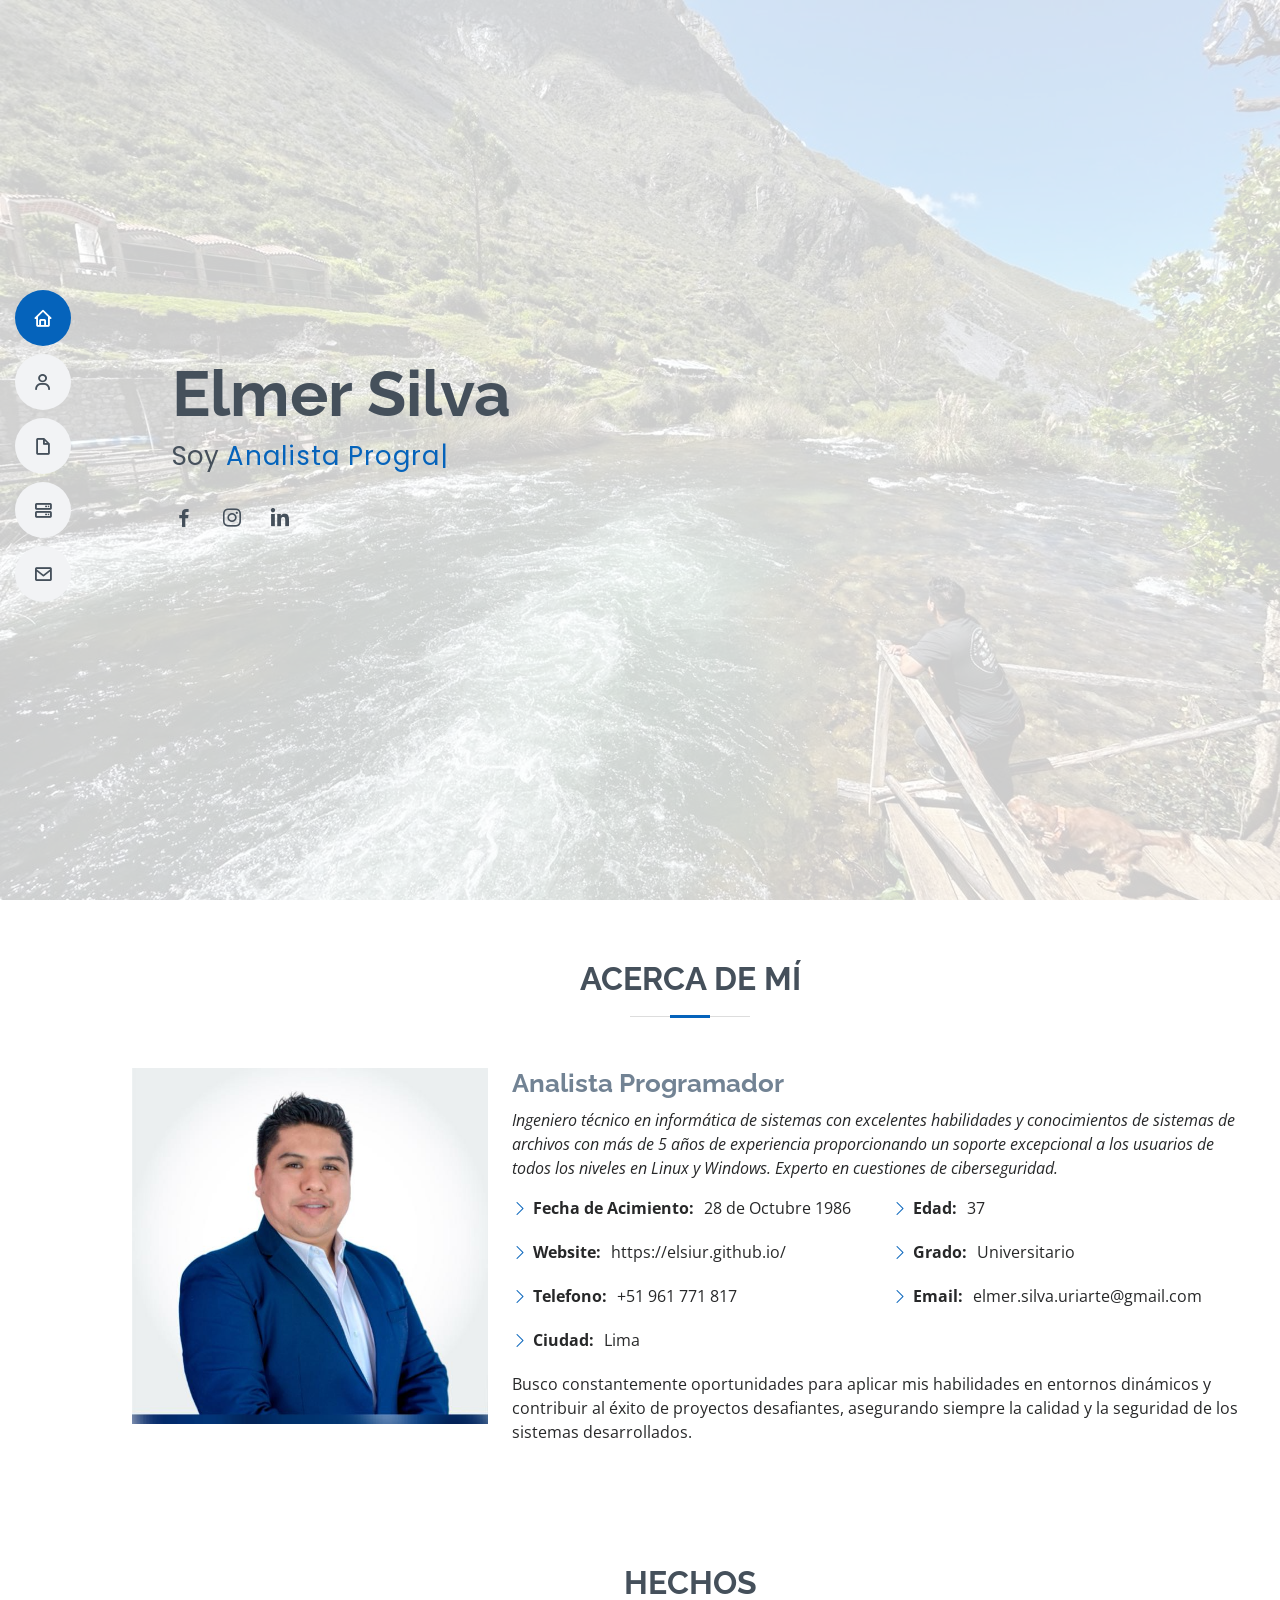
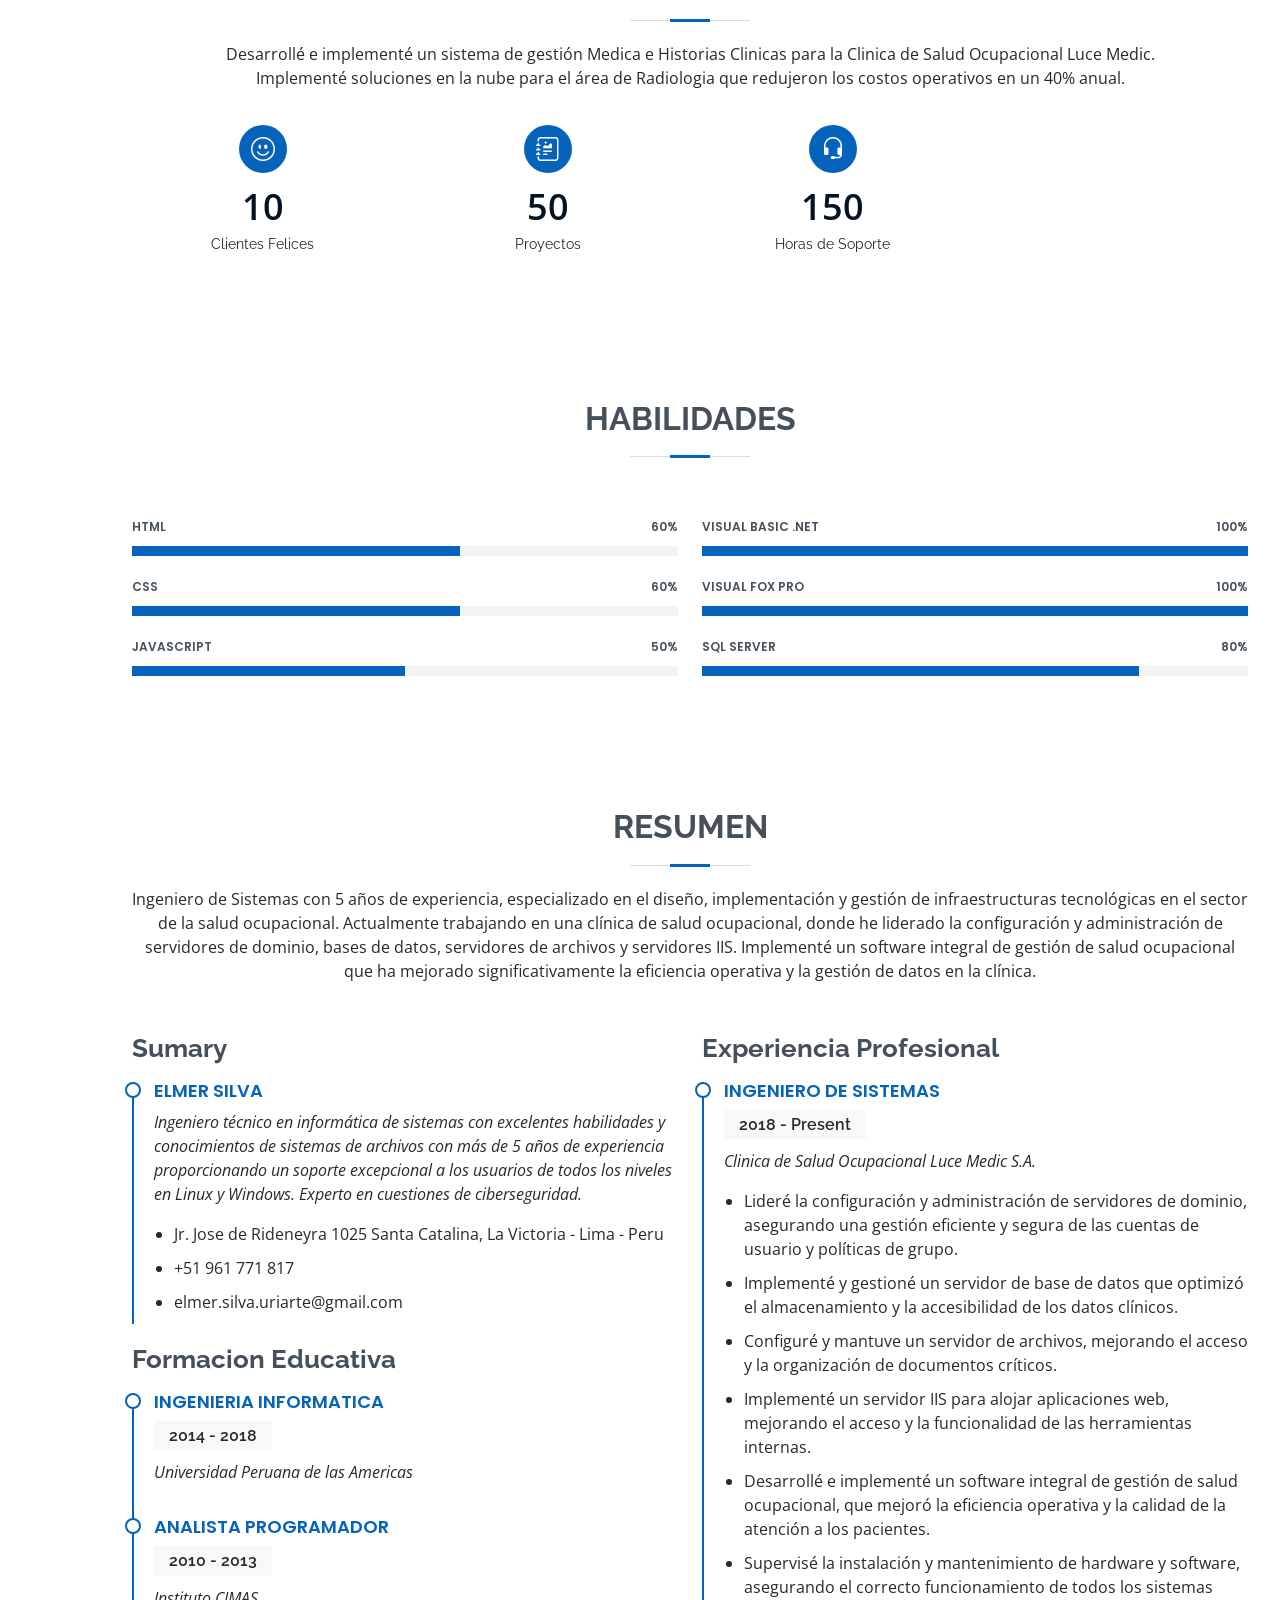
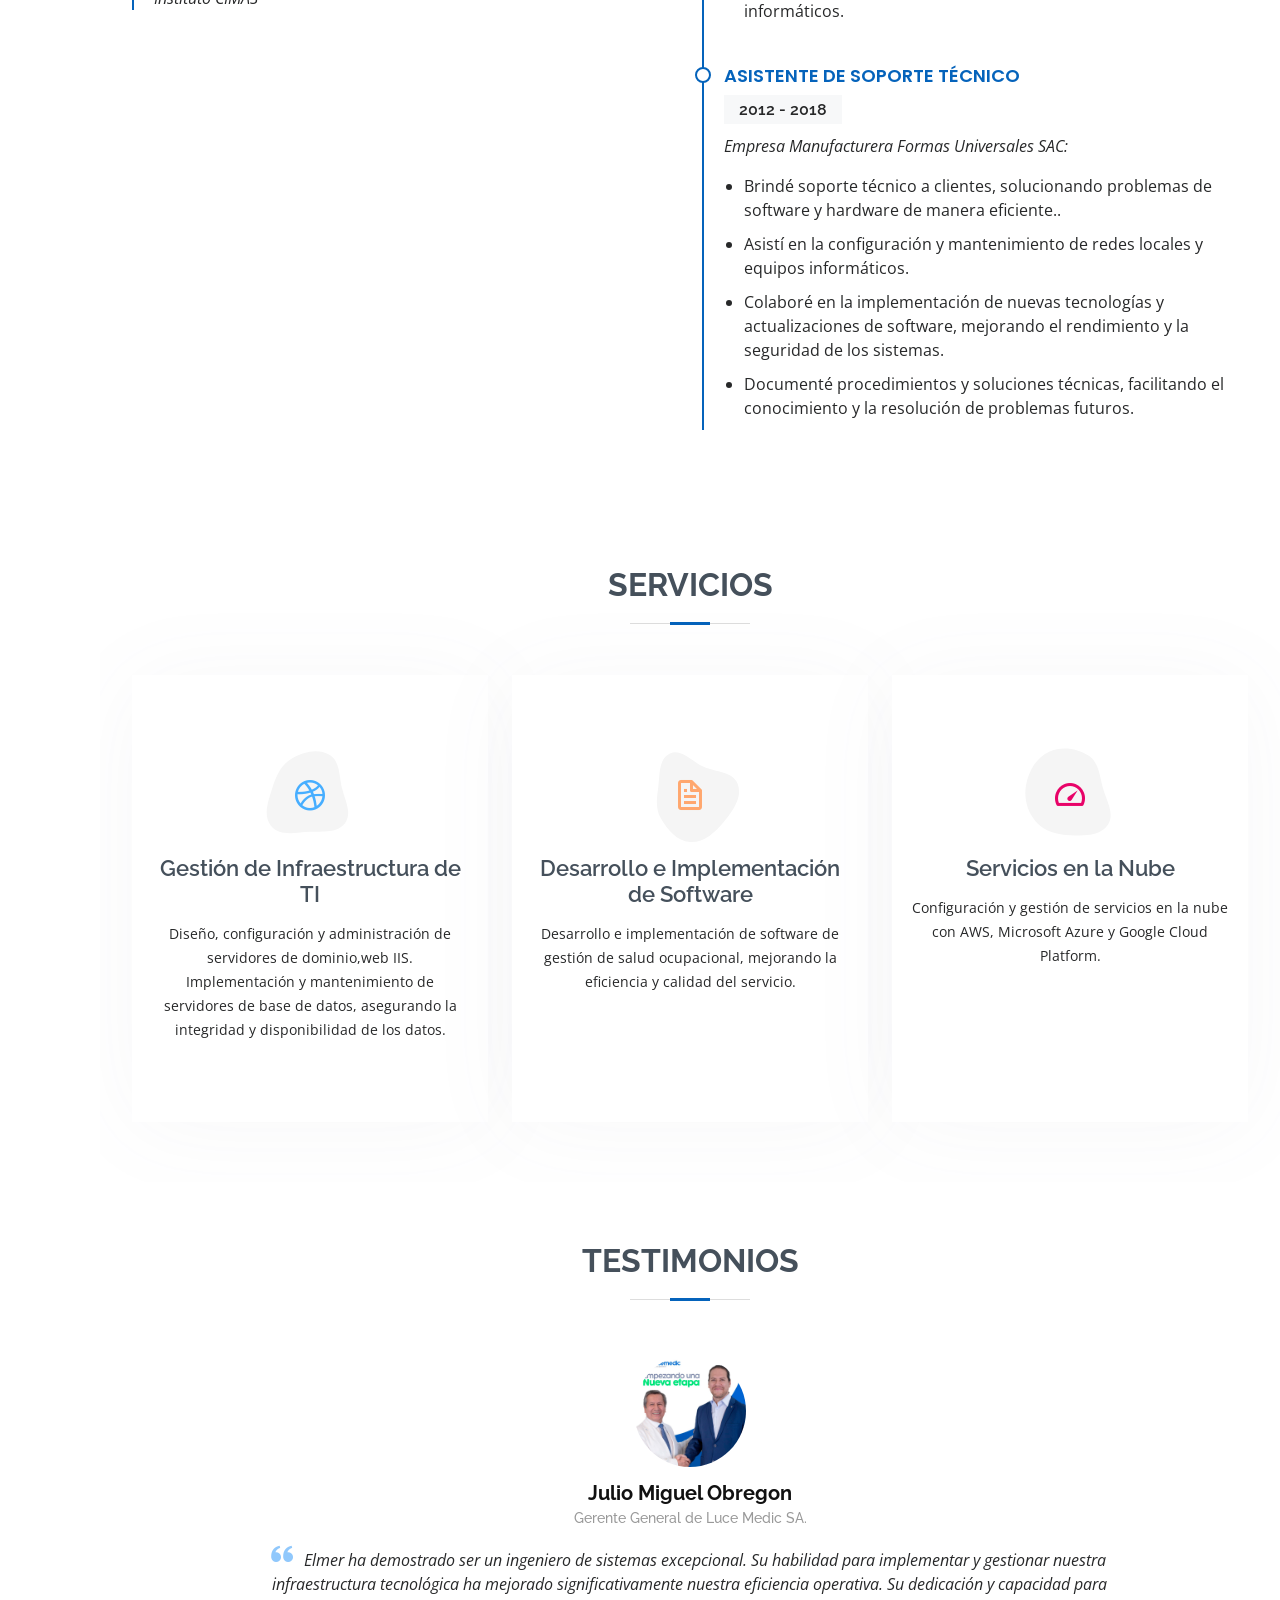
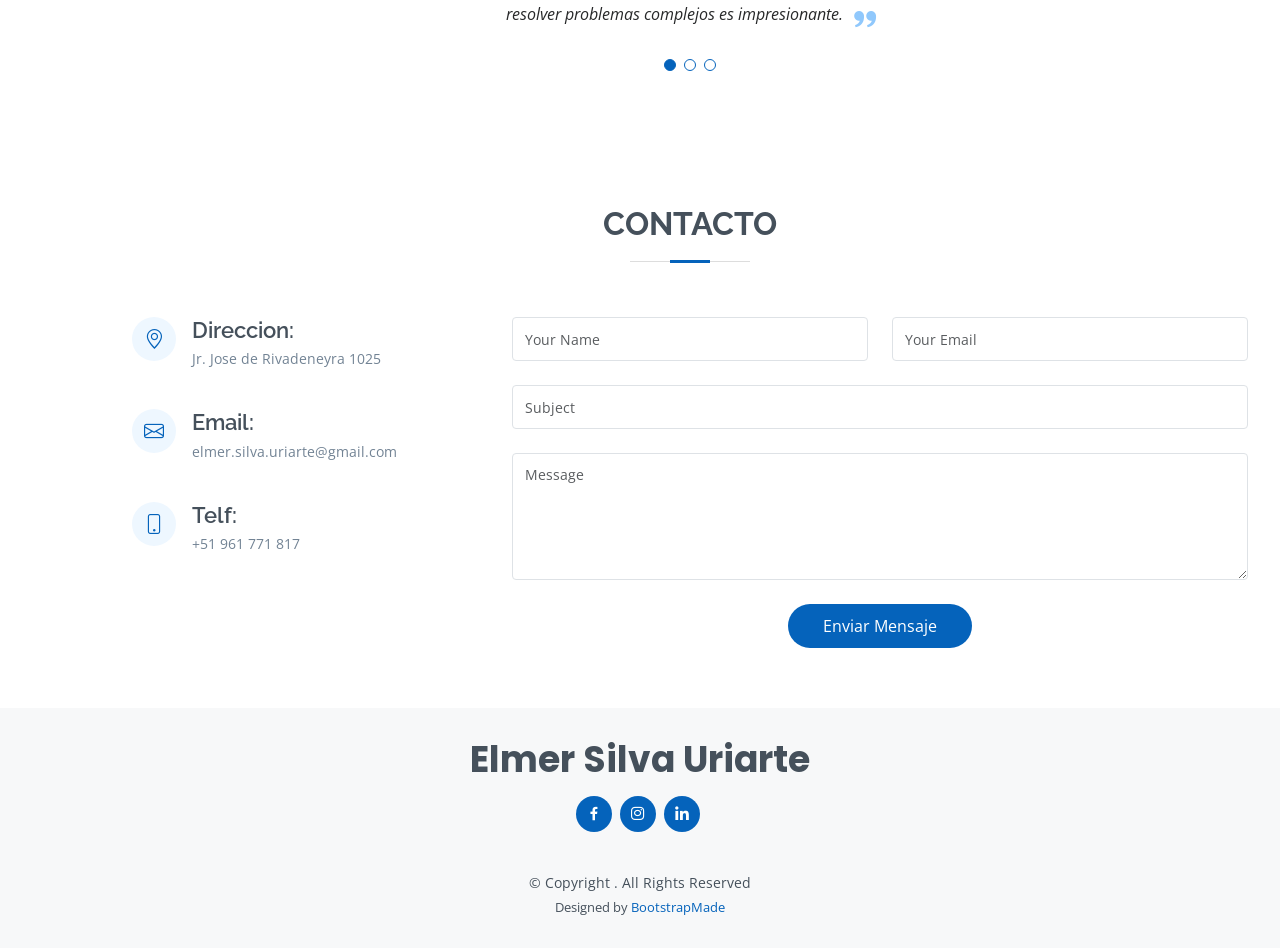
<file: index.html>
<!DOCTYPE html>
<html lang="en">

<head>
  <meta charset="utf-8">
  <meta content="width=device-width, initial-scale=1.0" name="viewport">

  <title>Ing. Elmer Silva Uriarte</title>
  <meta content="" name="description">
  <meta content="" name="keywords">

  <!-- Favicons -->
  <link href="assets/img/favicon.png" rel="icon">
  <link href="assets/img/apple-touch-icon.png" rel="apple-touch-icon">

  <!-- Google Fonts -->
  <link href="https://fonts.googleapis.com/css?family=Open+Sans:300,300i,400,400i,600,600i,700,700i|Raleway:300,300i,400,400i,500,500i,600,600i,700,700i|Poppins:300,300i,400,400i,500,500i,600,600i,700,700i" rel="stylesheet">

  <!-- Vendor CSS Files -->
  <link href="assets/vendor/aos/aos.css" rel="stylesheet">
  <link href="assets/vendor/bootstrap/css/bootstrap.min.css" rel="stylesheet">
  <link href="assets/vendor/bootstrap-icons/bootstrap-icons.css" rel="stylesheet">
  <link href="assets/vendor/boxicons/css/boxicons.min.css" rel="stylesheet">
  <link href="assets/vendor/glightbox/css/glightbox.min.css" rel="stylesheet">
  <link href="assets/vendor/swiper/swiper-bundle.min.css" rel="stylesheet">

  <!-- Template Main CSS File -->
  <link href="assets/css/style.css" rel="stylesheet">

  <!-- =======================================================
  * Template Name: MyResume
  * Template URL: https://bootstrapmade.com/free-html-bootstrap-template-my-resume/
  * Updated: Mar 17 2024 with Bootstrap v5.3.3
  * Author: BootstrapMade.com
  * License: https://bootstrapmade.com/license/
  ======================================================== -->
</head>

<body>

  <!-- ======= Mobile nav toggle button ======= -->
  <!-- <button type="button" class="mobile-nav-toggle d-xl-none"><i class="bi bi-list mobile-nav-toggle"></i></button> -->
  <i class="bi bi-list mobile-nav-toggle d-lg-none"></i>
  <!-- ======= Header ======= -->
  <header id="header" class="d-flex flex-column justify-content-center">

    <nav id="navbar" class="navbar nav-menu">
      <ul>
        <li><a href="#hero" class="nav-link scrollto active"><i class="bx bx-home"></i> <span>Home</span></a></li>
        <li><a href="#about" class="nav-link scrollto"><i class="bx bx-user"></i> <span>Acerca de Mi</span></a></li>
        <li><a href="#resume" class="nav-link scrollto"><i class="bx bx-file-blank"></i> <span>Resumen</span></a></li>
        
        <li><a href="#services" class="nav-link scrollto"><i class="bx bx-server"></i> <span>Servicios</span></a></li>
        <li><a href="#contact" class="nav-link scrollto"><i class="bx bx-envelope"></i> <span>Contacto</span></a></li>
      </ul>
    </nav><!-- .nav-menu -->

  </header><!-- End Header -->

  <!-- ======= Hero Section ======= -->
  <section id="hero" class="d-flex flex-column justify-content-center">
    <div class="container" data-aos="zoom-in" data-aos-delay="100">
      <h1>Elmer Silva</h1>
      <p>Soy <span class="typed" data-typed-items=" Analista Programador"></span></p>
      <div class="social-links">
        
        <a href="https://www.facebook.com/elmer.silv?locale=es_LA" class="facebook"><i class="bx bxl-facebook"></i></a>
        <a href="#" class="instagram"><i class="bx bxl-instagram"></i></a>
        <a href="https://www.linkedin.com/in/elmer-silva-uriarte-162695135/" class="linkedin"><i class="bx bxl-linkedin"></i></a>
      </div>
    </div>
  </section><!-- End Hero -->

  <main id="main">

    <!-- ======= About Section ======= -->
    <section id="about" class="about">
      <div class="container" data-aos="fade-up">

        <div class="section-title">
          <h2>Acerca de mí</h2>
          
        </div>

        <div class="row">
          <div class="col-lg-4">
            <img src="assets/img/profile-img.jpg" class="img-fluid" alt="">
          </div>
          <div class="col-lg-8 pt-4 pt-lg-0 content">
            <h3>Analista Programador</h3>
            <p class="fst-italic">
              Ingeniero técnico en informática de sistemas con excelentes habilidades y conocimientos de sistemas de archivos con más de 5 años de experiencia proporcionando un soporte excepcional a los usuarios de todos los niveles en Linux y Windows. Experto en cuestiones de ciberseguridad.
            </p>
            <div class="row">
              <div class="col-lg-6">
                <ul>
                  <li><i class="bi bi-chevron-right"></i> <strong>Fecha de Acimiento:</strong> <span>28 de Octubre 1986</span></li>
                  <li><i class="bi bi-chevron-right"></i> <strong>Website:</strong> <span>https://elsiur.github.io/</span></li>
                  <li><i class="bi bi-chevron-right"></i> <strong>Telefono:</strong> <span>+51 961 771 817</span></li>
                  <li><i class="bi bi-chevron-right"></i> <strong>Ciudad:</strong> <span>Lima</span></li>
                </ul>
              </div>
              <div class="col-lg-6">
                <ul>
                  <li><i class="bi bi-chevron-right"></i> <strong>Edad:</strong> <span>37</span></li>
                  <li><i class="bi bi-chevron-right"></i> <strong>Grado:</strong> <span>Universitario</span></li>
                  <li><i class="bi bi-chevron-right"></i> <strong>Email:</strong> <span>elmer.silva.uriarte@gmail.com</span></li>
                  
                </ul>
              </div>
            </div>
            <p>
              Busco constantemente oportunidades para aplicar mis habilidades en entornos dinámicos y contribuir al éxito de proyectos desafiantes, asegurando siempre la calidad y la seguridad de los sistemas desarrollados.
            </p>
          </div>
        </div>

      </div>
    </section><!-- End About Section -->

    <!-- ======= Facts Section ======= -->
    <section id="facts" class="facts">
      <div class="container" data-aos="fade-up">

        <div class="section-title">
          <h2>Hechos</h2>
          <p>Desarrollé e implementé un sistema de gestión Medica e Historias Clinicas para la Clinica de Salud Ocupacional Luce Medic.</p>
          <p>Implementé soluciones en la nube para el área de Radiologia que redujeron los costos operativos en un 40% anual.</p>
        </div>
        <div class="row">

          <div class="col-lg-3 col-md-6">
            <div class="count-box">
              <i class="bi bi-emoji-smile"></i>
              <span data-purecounter-start="0" data-purecounter-end="10" data-purecounter-duration="1" class="purecounter"></span>
              <p>Clientes Felices</p>
            </div>
          </div>

          <div class="col-lg-3 col-md-6 mt-5 mt-md-0">
            <div class="count-box">
              <i class="bi bi-journal-richtext"></i>
              <span data-purecounter-start="0" data-purecounter-end="50" data-purecounter-duration="1" class="purecounter"></span>
              <p>Proyectos</p>
            </div>
          </div>

          <div class="col-lg-3 col-md-6 mt-5 mt-lg-0">
            <div class="count-box">
              <i class="bi bi-headset"></i>
              <span data-purecounter-start="0" data-purecounter-end="150" data-purecounter-duration="1" class="purecounter"></span>
              <p>Horas de Soporte</p>
            </div>
          </div>

          
        </div>

      </div>
    </section><!-- End Facts Section -->

    <!-- ======= Skills Section ======= -->
    <section id="skills" class="skills section-bg">
      <div class="container" data-aos="fade-up">

        <div class="section-title">
          <h2>Habilidades</h2>
        
        </div>

        <div class="row skills-content">

          <div class="col-lg-6">

            <div class="progress">
              <span class="skill">HTML <i class="val">60%</i></span>
              <div class="progress-bar-wrap">
                <div class="progress-bar" role="progressbar" aria-valuenow="60" aria-valuemin="0" aria-valuemax="100"></div>
              </div>
            </div>

            <div class="progress">
              <span class="skill">CSS <i class="val">60%</i></span>
              <div class="progress-bar-wrap">
                <div class="progress-bar" role="progressbar" aria-valuenow="60" aria-valuemin="0" aria-valuemax="100"></div>
              </div>
            </div>

            <div class="progress">
              <span class="skill">JavaScript <i class="val">50%</i></span>
              <div class="progress-bar-wrap">
                <div class="progress-bar" role="progressbar" aria-valuenow="50" aria-valuemin="0" aria-valuemax="100"></div>
              </div>
            </div>

          </div>

          <div class="col-lg-6">

            <div class="progress">
              <span class="skill">Visual Basic .Net <i class="val">100%</i></span>
              <div class="progress-bar-wrap">
                <div class="progress-bar" role="progressbar" aria-valuenow="100" aria-valuemin="0" aria-valuemax="100"></div>
              </div>
            </div>

            <div class="progress">
              <span class="skill">Visual Fox Pro <i class="val">100%</i></span>
              <div class="progress-bar-wrap">
                <div class="progress-bar" role="progressbar" aria-valuenow="100" aria-valuemin="0" aria-valuemax="100"></div>
              </div>
            </div>

            <div class="progress">
              <span class="skill">Sql Server <i class="val">80%</i></span>
              <div class="progress-bar-wrap">
                <div class="progress-bar" role="progressbar" aria-valuenow="80" aria-valuemin="0" aria-valuemax="100"></div>
              </div>
            </div>

          </div>

        </div>

      </div>
    </section><!-- End Skills Section -->

    <!-- ======= Resume Section ======= -->
    <section id="resume" class="resume">
      <div class="container" data-aos="fade-up">

        <div class="section-title">
          <h2>Resumen</h2>
          <p>Ingeniero de Sistemas con 5 años de experiencia, especializado en el diseño, implementación y gestión de infraestructuras tecnológicas en el sector de la salud ocupacional. Actualmente trabajando en una clínica de salud ocupacional, donde he liderado la configuración y administración de servidores de dominio, bases de datos, servidores de archivos y servidores IIS. Implementé un software integral de gestión de salud ocupacional que ha mejorado significativamente la eficiencia operativa y la gestión de datos en la clínica.
          </p>
        </div>

        <div class="row">
          <div class="col-lg-6">
            <h3 class="resume-title">Sumary</h3>
            <div class="resume-item pb-0">
              <h4>Elmer Silva</h4>
              <p><em>Ingeniero técnico en informática de sistemas con excelentes habilidades y conocimientos de sistemas de archivos con más de 5 años de experiencia proporcionando un soporte excepcional a los usuarios de todos los niveles en Linux y Windows. Experto en cuestiones de ciberseguridad.</em></p>
              <ul>
                <li>Jr. Jose de Rideneyra 1025 Santa Catalina, La Victoria - Lima - Peru</li>
                <li>+51 961 771 817</li>
                <li>elmer.silva.uriarte@gmail.com</li>
              </ul>
            </div>

            <h3 class="resume-title">Formacion Educativa</h3>
            <div class="resume-item">
              <h4>Ingenieria Informatica</h4>
              <h5>2014 - 2018</h5>
              <p><em>Universidad Peruana de las Americas</em></p>
              
            </div>
            <div class="resume-item">
              <h4>Analista Programador</h4>
              <h5>2010 - 2013</h5>
              <p><em>Instituto CIMAS</em></p>
             
            </div>
          </div>
          <div class="col-lg-6">
            <h3 class="resume-title">Experiencia Profesional</h3>
            <div class="resume-item">
              <h4>Ingeniero de Sistemas</h4>
              <h5>2018 - Present</h5>
              <p><em>Clinica de Salud Ocupacional Luce Medic S.A. </em></p>
              <ul>
                <li>Lideré la configuración y administración de servidores de dominio, asegurando una gestión eficiente y segura de las cuentas de usuario y políticas de grupo.</li>
                <li>Implementé y gestioné un servidor de base de datos que optimizó el almacenamiento y la accesibilidad de los datos clínicos. </li>
                <li>Configuré y mantuve un servidor de archivos, mejorando el acceso y la organización de documentos críticos.</li>
                <li>Implementé un servidor IIS para alojar aplicaciones web, mejorando el acceso y la funcionalidad de las herramientas internas.</li>
                <li>Desarrollé e implementé un software integral de gestión de salud ocupacional, que mejoró la eficiencia operativa y la calidad de la atención a los pacientes.</li>
               <li>Supervisé la instalación y mantenimiento de hardware y software, asegurando el correcto funcionamiento de todos los sistemas informáticos.</li>
              </ul>
            </div>
            <div class="resume-item">
              <h4>Asistente de Soporte Técnico</h4>
              <h5>2012 - 2018</h5>
              <p><em>Empresa Manufacturera Formas Universales SAC:</em></p>
              <ul>
                <li>Brindé soporte técnico a clientes, solucionando problemas de software y hardware de manera eficiente..</li>
                <li>Asistí en la configuración y mantenimiento de redes locales y equipos informáticos.</li>
                <li>Colaboré en la implementación de nuevas tecnologías y actualizaciones de software, mejorando el rendimiento y la seguridad de los sistemas.</li>
                <li>Documenté procedimientos y soluciones técnicas, facilitando el conocimiento y la resolución de problemas futuros.</li>
              </ul>
            </div>
          </div>
        </div>

      </div>
    </section><!-- End Resume Section -->

    <!-- ======= Portfolio Section ======= -->

    <!-- ======= Services Section ======= -->
    <section id="services" class="services">
      <div class="container" data-aos="fade-up">

        <div class="section-title">
          <h2>Servicios</h2>
          
        </div>

        <div class="row">

          <div class="col-lg-4 col-md-6 d-flex align-items-stretch" data-aos="zoom-in" data-aos-delay="100">
            <div class="icon-box iconbox-blue">
              <div class="icon">
                <svg width="100" height="100" viewBox="0 0 600 600" xmlns="http://www.w3.org/2000/svg">
                  <path stroke="none" stroke-width="0" fill="#f5f5f5" d="M300,521.0016835830174C376.1290562159157,517.8887921683347,466.0731472004068,529.7835943286574,510.70327084640275,468.03025145048787C554.3714126377745,407.6079735673963,508.03601936045806,328.9844924480964,491.2728898941984,256.3432110539036C474.5976632858925,184.082847569629,479.9380746630129,96.60480741107993,416.23090153303,58.64404602377083C348.86323505073057,18.502131276798302,261.93793281208167,40.57373210992963,193.5410806939664,78.93577620505333C130.42746243093433,114.334589627462,98.30271207620316,179.96522072025542,76.75703585869454,249.04625023123273C51.97151888228291,328.5150500222984,13.704378332031375,421.85034740162234,66.52175969318436,486.19268352777647C119.04800174914682,550.1803526380478,217.28368757567262,524.383925680826,300,521.0016835830174"></path>
                </svg>
                <i class="bx bxl-dribbble"></i>
              </div>
              <h4><a href="">Gestión de Infraestructura de TI</a></h4>
              <p>Diseño, configuración y administración de servidores de dominio,web IIS.</p>
              <p>Implementación y mantenimiento de servidores de base de datos, asegurando la integridad y disponibilidad de los datos.</p>
            </div>
          </div>

          <div class="col-lg-4 col-md-6 d-flex align-items-stretch mt-4 mt-md-0" data-aos="zoom-in" data-aos-delay="200">
            <div class="icon-box iconbox-orange ">
              <div class="icon">
                <svg width="100" height="100" viewBox="0 0 600 600" xmlns="http://www.w3.org/2000/svg">
                  <path stroke="none" stroke-width="0" fill="#f5f5f5" d="M300,582.0697525312426C382.5290701553225,586.8405444964366,449.9789794690241,525.3245884688669,502.5850820975895,461.55621195738473C556.606425686781,396.0723002908107,615.8543463187945,314.28637112970534,586.6730223649479,234.56875336149918C558.9533121215079,158.8439757836574,454.9685369536778,164.00468322053177,381.49747125262974,130.76875717737553C312.15926192815925,99.40240125094834,248.97055460311594,18.661163978235184,179.8680185752513,50.54337015887873C110.5421016452524,82.52863877960104,119.82277516462835,180.83849132639028,109.12597500060166,256.43424936330496C100.08760227029461,320.3096726198365,92.17705696193138,384.0621239912766,124.79988738764834,439.7174275375508C164.83382741302287,508.01625554203684,220.96474134820875,577.5009287672846,300,582.0697525312426"></path>
                </svg>
                <i class="bx bx-file"></i>
              </div>
              <h4><a href="">Desarrollo e Implementación de Software</a></h4>
              <p>Desarrollo e implementación de software de gestión de salud ocupacional, mejorando la eficiencia y calidad del servicio.</p>
            </div>
          </div>

          <div class="col-lg-4 col-md-6 d-flex align-items-stretch mt-4 mt-lg-0" data-aos="zoom-in" data-aos-delay="300">
            <div class="icon-box iconbox-pink">
              <div class="icon">
                <svg width="100" height="100" viewBox="0 0 600 600" xmlns="http://www.w3.org/2000/svg">
                  <path stroke="none" stroke-width="0" fill="#f5f5f5" d="M300,541.5067337569781C382.14930387511276,545.0595476570109,479.8736841581634,548.3450877840088,526.4010558755058,480.5488172755941C571.5218469581645,414.80211281144784,517.5187510058486,332.0715597781072,496.52539010469104,255.14436215662573C477.37192572678356,184.95920475031193,473.57363656557914,105.61284051026155,413.0603344069578,65.22779650032875C343.27470386102294,18.654635553484475,251.2091493199835,5.337323636656869,175.0934190732945,40.62881213300186C97.87086631185822,76.43348514350839,51.98124368387456,156.15599469081315,36.44837278890362,239.84606092416172C21.716077023791087,319.22268207091537,43.775223500013084,401.1760424656574,96.891909868211,461.97329694683043C147.22146801428983,519.5804099606455,223.5754009179313,538.201503339737,300,541.5067337569781"></path>
                </svg>
                <i class="bx bx-tachometer"></i>
              </div>
              <h4><a href="">Servicios en la Nube</a></h4>
              <p>Configuración y gestión de servicios en la nube con AWS, Microsoft Azure y Google Cloud Platform.</p>
            </div>
          </div>

          
        </div>

      </div>
    </section><!-- End Services Section -->

    <!-- ======= Testimonials Section ======= -->
    <section id="testimonials" class="testimonials section-bg">
      <div class="container" data-aos="fade-up">

        <div class="section-title">
          <h2>Testimonios</h2>
        </div>

        <div class="testimonials-slider swiper" data-aos="fade-up" data-aos-delay="100">
          <div class="swiper-wrapper">

            <div class="swiper-slide">
              <div class="testimonial-item">
                <img src="assets/img/testimonials/testimonials-1.jpg" class="testimonial-img" alt="">
                <h3>Julio Miguel Obregon</h3>
                <h4>Gerente General de Luce Medic SA.</h4>
                <p>
                  <i class="bx bxs-quote-alt-left quote-icon-left"></i>
                  Elmer ha demostrado ser un ingeniero de sistemas excepcional. Su habilidad para implementar y gestionar nuestra infraestructura tecnológica ha mejorado significativamente nuestra eficiencia operativa. Su dedicación y capacidad para resolver problemas complejos es impresionante.
                  <i class="bx bxs-quote-alt-right quote-icon-right"></i>
                </p>
              </div>
            </div><!-- End testimonial item -->

            <div class="swiper-slide">
              <div class="testimonial-item">
                <img src="assets/img/testimonials/testimonials-2.jpg" class="testimonial-img" alt="">
                <h3>Carmen Chirinos</h3>
                <h4>Gerente de Proyectos de Clinica Luce Medic SA. </h4>
                <p>
                  <i class="bx bxs-quote-alt-left quote-icon-left"></i>
                  Trabajar con Elmer en la implementación del software de gestión de salud ocupacional fue una experiencia positiva. Su conocimiento técnico y su enfoque proactivo aseguraron que el proyecto se completara a tiempo y superara nuestras expectativas.
                  <i class="bx bxs-quote-alt-right quote-icon-right"></i>
                </p>
              </div>
            </div><!-- End testimonial item -->

            <div class="swiper-slide">
              <div class="testimonial-item">
                <img src="assets/img/testimonials/testimonials-3.jpg" class="testimonial-img" alt="">
                <h3>Celinda Obregon</h3>
                <h4>Jefa de Recursos Humanos de Clinica Luce Medic SA.</h4>
                <p>
                  <i class="bx bxs-quote-alt-left quote-icon-left"></i>
                  Elmer siempre está dispuesto a ayudar y encontrar soluciones efectivas a los desafíos técnicos. Su habilidad para liderar proyectos y coordinar con diferentes equipos ha sido clave para el éxito de nuestras iniciativas tecnológicas.
                  <i class="bx bxs-quote-alt-right quote-icon-right"></i>
                </p>
              </div>
            </div><!-- End testimonial item -->



          </div>
          <div class="swiper-pagination"></div>
        </div>

      </div>
    </section><!-- End Testimonials Section -->

    <!-- ======= Contact Section ======= -->
    <section id="contact" class="contact">
      <div class="container" data-aos="fade-up">

        <div class="section-title">
          <h2>Contacto</h2>
        </div>

        <div class="row mt-1">

          <div class="col-lg-4">
            <div class="info">
              <div class="address">
                <i class="bi bi-geo-alt"></i>
                <h4>Direccion:</h4>
                <p>Jr. Jose de Rivadeneyra 1025</p>
              </div>

              <div class="email">
                <i class="bi bi-envelope"></i>
                <h4>Email:</h4>
                <p>elmer.silva.uriarte@gmail.com</p>
              </div>

              <div class="phone">
                <i class="bi bi-phone"></i>
                <h4>Telf:</h4>
                <p>+51 961 771 817</p>
              </div>

            </div>

          </div>

          <div class="col-lg-8 mt-5 mt-lg-0">

            <form action="forms/contact.php" method="post" role="form" class="php-email-form">
              <div class="row">
                <div class="col-md-6 form-group">
                  <input type="text" name="name" class="form-control" id="name" placeholder="Your Name" required>
                </div>
                <div class="col-md-6 form-group mt-3 mt-md-0">
                  <input type="email" class="form-control" name="email" id="email" placeholder="Your Email" required>
                </div>
              </div>
              <div class="form-group mt-3">
                <input type="text" class="form-control" name="subject" id="subject" placeholder="Subject" required>
              </div>
              <div class="form-group mt-3">
                <textarea class="form-control" name="message" rows="5" placeholder="Message" required></textarea>
              </div>
              <div class="my-3">
                <div class="loading">Loading</div>
                <div class="error-message"></div>
                <div class="sent-message">Your message has been sent. Thank you!</div>
              </div>
              <div class="text-center"><button type="submit">Enviar Mensaje</button></div>
            </form>

          </div>

        </div>

      </div>
    </section><!-- End Contact Section -->

  </main><!-- End #main -->

  <!-- ======= Footer ======= -->
  <footer id="footer">
    <div class="container">
      <h3>Elmer Silva Uriarte</h3>
     
      <div class="social-links">
        
        <a href="https://www.facebook.com/elmer.silv?locale=es_LA" class="facebook"><i class="bx bxl-facebook"></i></a>
        <a href="#" class="instagram"><i class="bx bxl-instagram"></i></a>
       
        <a href="https://www.linkedin.com/in/elmer-silva-uriarte-162695135/" class="linkedin"><i class="bx bxl-linkedin"></i></a>
      </div>
      <div class="copyright">
        &copy; Copyright <strong><span></span></strong>. All Rights Reserved
      </div>
      <div class="credits">
        <!-- All the links in the footer should remain intact. -->
        <!-- You can delete the links only if you purchased the pro version. -->
        <!-- Licensing information: [license-url] -->
        <!-- Purchase the pro version with working PHP/AJAX contact form: https://bootstrapmade.com/free-html-bootstrap-template-my-resume/ -->
        Designed by <a href="https://bootstrapmade.com/">BootstrapMade</a>
      </div>
    </div>
  </footer><!-- End Footer -->

  <div id="preloader"></div>
  <a href="#" class="back-to-top d-flex align-items-center justify-content-center"><i class="bi bi-arrow-up-short"></i></a>

  <!-- Vendor JS Files -->
  <script src="assets/vendor/purecounter/purecounter_vanilla.js"></script>
  <script src="assets/vendor/aos/aos.js"></script>
  <script src="assets/vendor/bootstrap/js/bootstrap.bundle.min.js"></script>
  <script src="assets/vendor/glightbox/js/glightbox.min.js"></script>
  <script src="assets/vendor/isotope-layout/isotope.pkgd.min.js"></script>
  <script src="assets/vendor/swiper/swiper-bundle.min.js"></script>
  <script src="assets/vendor/typed.js/typed.umd.js"></script>
  <script src="assets/vendor/waypoints/noframework.waypoints.js"></script>
  <script src="assets/vendor/php-email-form/validate.js"></script>

  <!-- Template Main JS File -->
  <script src="assets/js/main.js"></script>

</body>

</html>
</file>
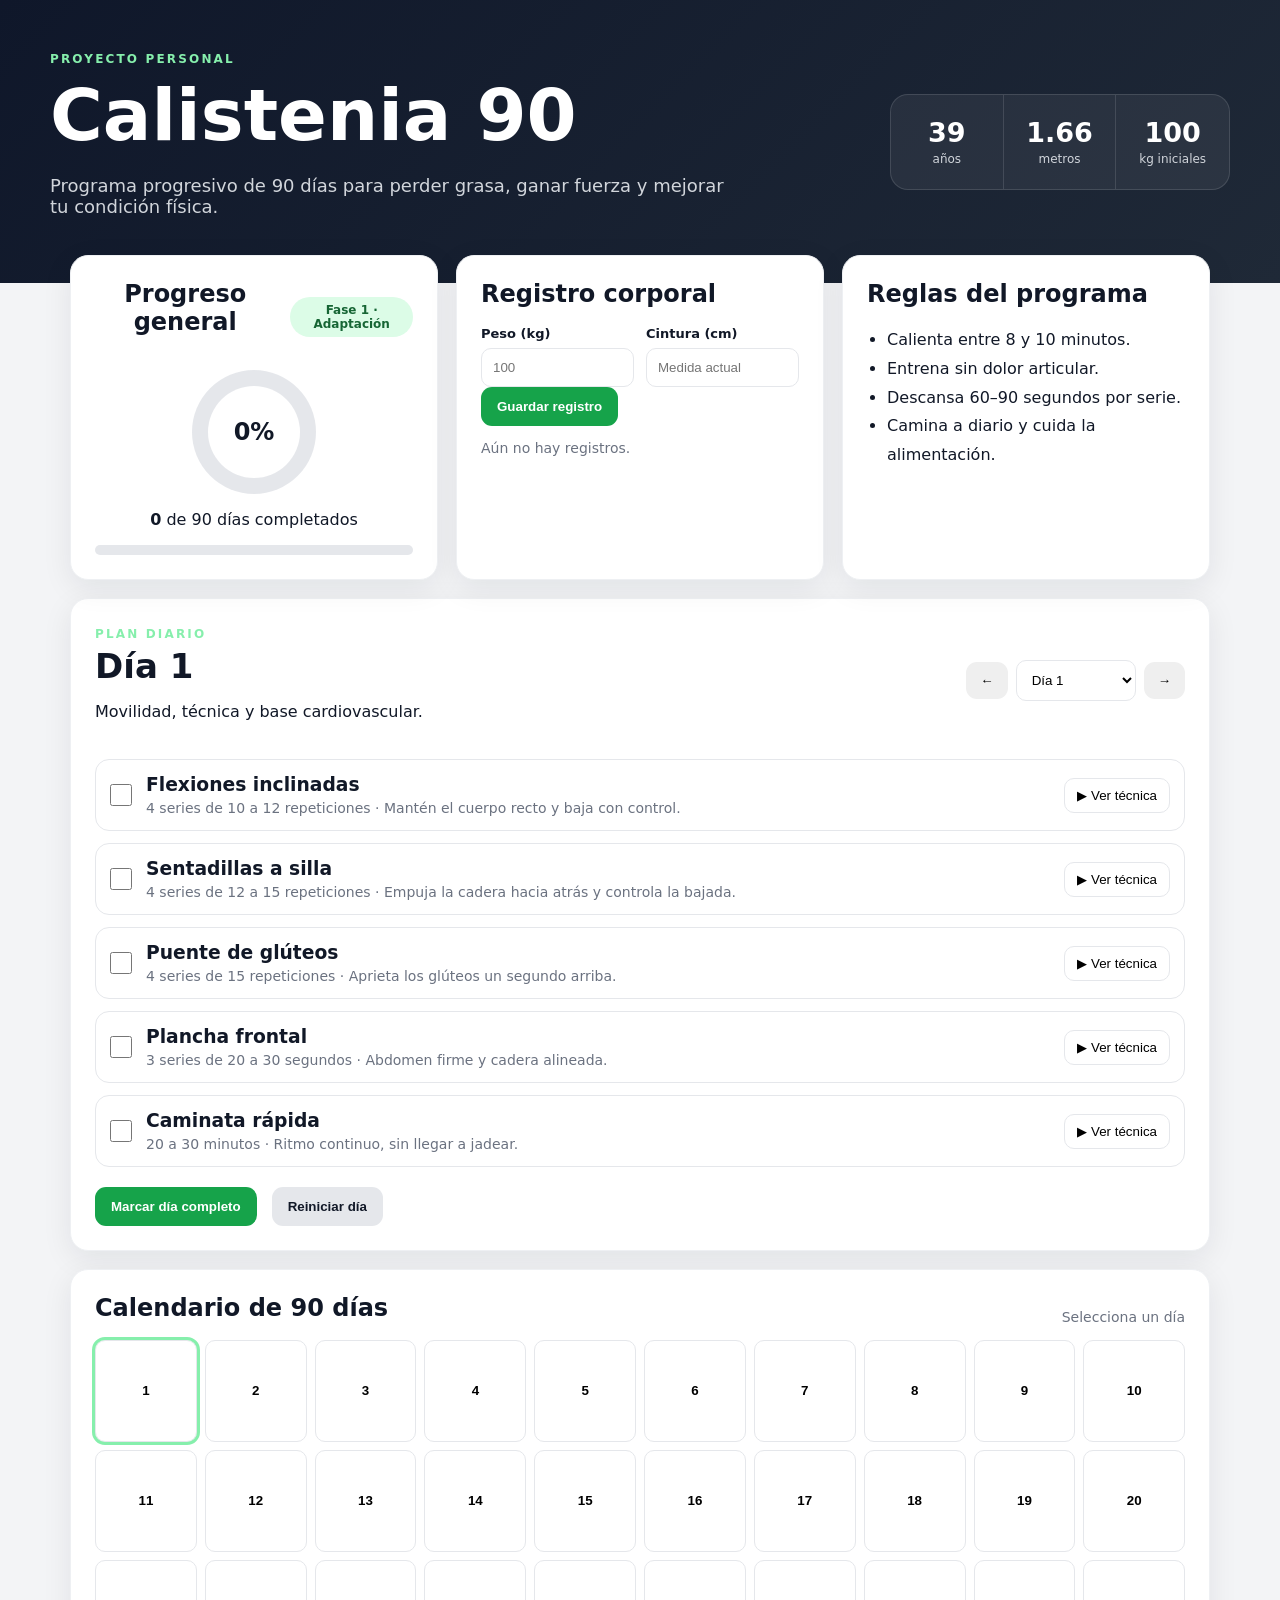
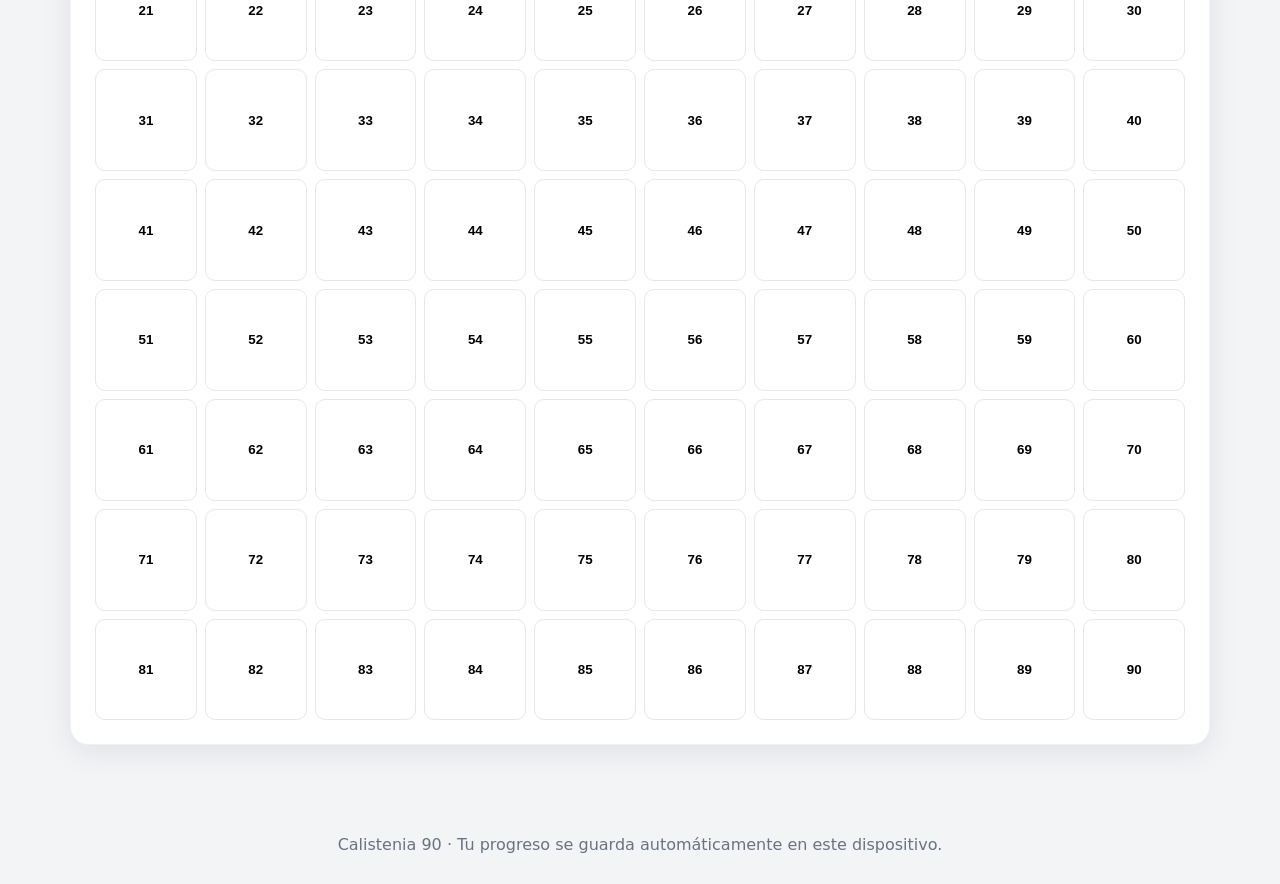
<file: calistenia/index.html>
<!doctype html>
<html lang="es">
<head>
  <meta charset="utf-8" />
  <meta name="viewport" content="width=device-width, initial-scale=1" />
  <meta name="theme-color" content="#111827" />
  <title>Calistenia 90 - Elmer</title>
  <link rel="stylesheet" href="styles.css" />
</head>
<body>
  <header class="hero">
    <div>
      <span class="eyebrow">PROYECTO PERSONAL</span>
      <h1>Calistenia 90</h1>
      <p>Programa progresivo de 90 días para perder grasa, ganar fuerza y mejorar tu condición física.</p>
    </div>
    <div class="profile-card">
      <div><strong>39</strong><span>años</span></div>
      <div><strong>1.66</strong><span>metros</span></div>
      <div><strong>100</strong><span>kg iniciales</span></div>
    </div>
  </header>

  <main>
    <section class="dashboard grid">
      <article class="card progress-card">
        <div class="card-head"><h2>Progreso general</h2><span id="phaseBadge" class="badge"></span></div>
        <div class="progress-ring" id="progressRing"><span id="progressPercent">0%</span></div>
        <p><strong id="completedDays">0</strong> de 90 días completados</p>
        <div class="bar"><span id="progressBar"></span></div>
      </article>

      <article class="card">
        <h2>Registro corporal</h2>
        <div class="form-grid">
          <label>Peso (kg)<input id="weightInput" type="number" step="0.1" placeholder="100" /></label>
          <label>Cintura (cm)<input id="waistInput" type="number" step="0.1" placeholder="Medida actual" /></label>
        </div>
        <button id="saveMetrics" class="primary">Guardar registro</button>
        <p id="lastMetrics" class="muted">Aún no hay registros.</p>
      </article>

      <article class="card tips">
        <h2>Reglas del programa</h2>
        <ul>
          <li>Calienta entre 8 y 10 minutos.</li>
          <li>Entrena sin dolor articular.</li>
          <li>Descansa 60–90 segundos por serie.</li>
          <li>Camina a diario y cuida la alimentación.</li>
        </ul>
      </article>
    </section>

    <section class="planner card">
      <div class="planner-head">
        <div>
          <span class="eyebrow">PLAN DIARIO</span>
          <h2 id="dayTitle">Día 1</h2>
          <p id="daySubtitle"></p>
        </div>
        <div class="day-nav">
          <button id="prevDay" aria-label="Día anterior">←</button>
          <select id="daySelect" aria-label="Seleccionar día"></select>
          <button id="nextDay" aria-label="Día siguiente">→</button>
        </div>
      </div>
      <div id="exerciseList" class="exercise-list"></div>
      <div class="day-actions">
        <button id="completeDay" class="primary">Marcar día completo</button>
        <button id="resetDay" class="secondary">Reiniciar día</button>
      </div>
    </section>

    <section class="card calendar-section">
      <div class="card-head"><h2>Calendario de 90 días</h2><span class="muted">Selecciona un día</span></div>
      <div id="calendar" class="calendar"></div>
    </section>
  </main>

  <dialog id="videoDialog">
    <button class="close" id="closeDialog" aria-label="Cerrar video">×</button>
    <h3 id="videoTitle"></h3>
    <div class="video-frame">
      <iframe id="videoPlayer" title="Video de técnica del ejercicio" src="" loading="lazy" allow="accelerometer; autoplay; clipboard-write; encrypted-media; gyroscope; picture-in-picture; web-share" referrerpolicy="strict-origin-when-cross-origin" allowfullscreen></iframe>
    </div>
    <p id="videoInstructions"></p>
    <p class="video-help">Reproduce el video aquí mismo y luego cierra esta ventana para continuar con tu rutina.</p>
    <a id="videoLink" class="secondary link-button" target="_blank" rel="noopener">Abrir video en YouTube</a>
  </dialog>

  <footer>Calistenia 90 · Tu progreso se guarda automáticamente en este dispositivo.</footer>
  <script src="app.js"></script>
</body>
</html>
</file>
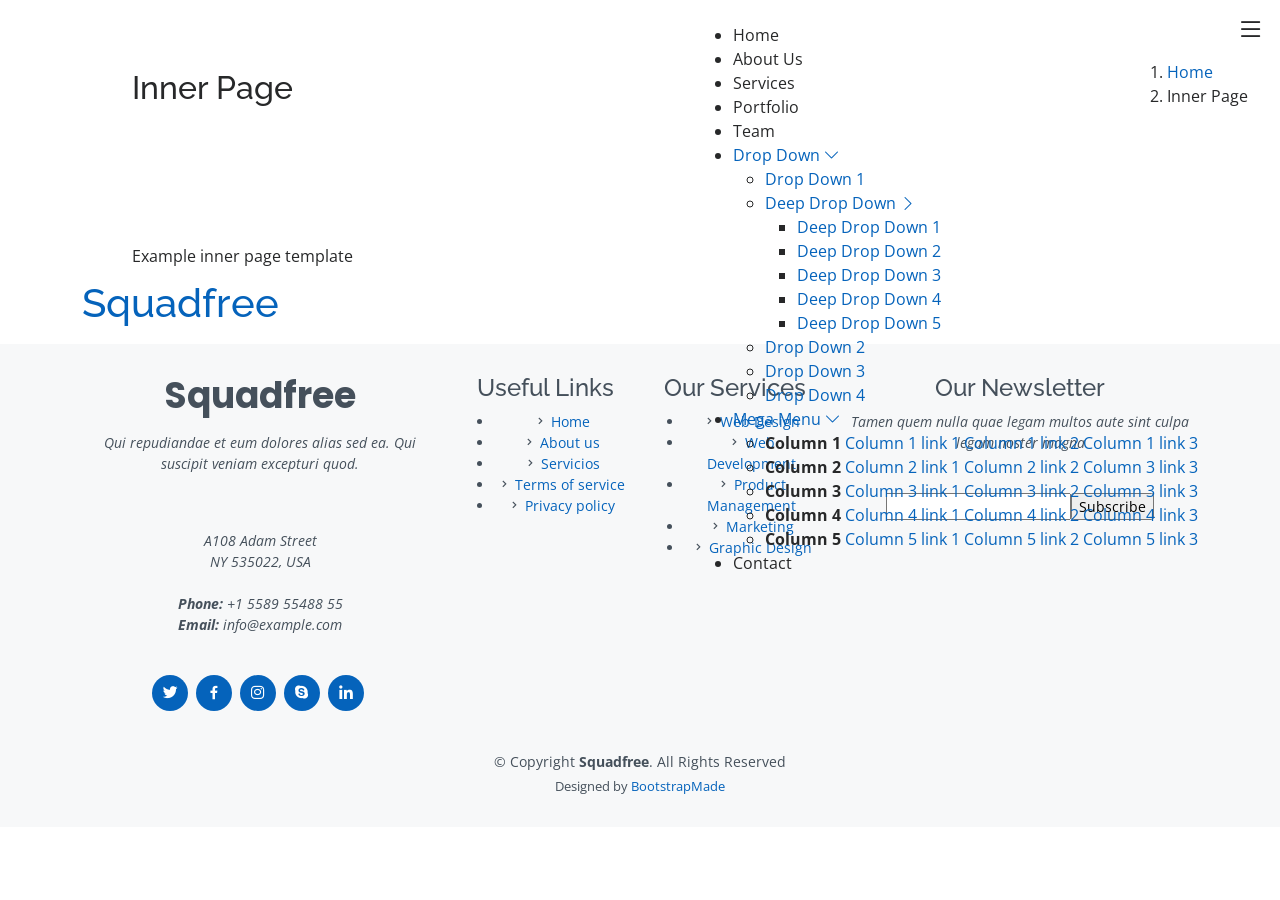
<file: inner-page.html>
<!DOCTYPE html>
<html lang="en">

<head>
  <meta charset="utf-8">
  <meta content="width=device-width, initial-scale=1.0" name="viewport">

  <title>Inner Page - Squadfree Bootstrap Template</title>
  <meta content="" name="description">
  <meta content="" name="keywords">

  <!-- Favicons -->
  <link href="assets/img/favicon.png" rel="icon">
  <link href="assets/img/apple-touch-icon.png" rel="apple-touch-icon">

  <!-- Google Fonts -->
  <link href="https://fonts.googleapis.com/css?family=Open+Sans:300,300i,400,400i,600,600i,700,700i|Raleway:300,300i,400,400i,500,500i,600,600i,700,700i|Poppins:300,300i,400,400i,500,500i,600,600i,700,700i" rel="stylesheet">

  <!-- Vendor CSS Files -->
  <link href="assets/vendor/aos/aos.css" rel="stylesheet">
  <link href="assets/vendor/bootstrap/css/bootstrap.min.css" rel="stylesheet">
  <link href="assets/vendor/bootstrap-icons/bootstrap-icons.css" rel="stylesheet">
  <link href="assets/vendor/boxicons/css/boxicons.min.css" rel="stylesheet">
  <link href="assets/vendor/glightbox/css/glightbox.min.css" rel="stylesheet">
  <link href="assets/vendor/swiper/swiper-bundle.min.css" rel="stylesheet">

  <!-- Template Main CSS File -->
  <link href="assets/css/style.css" rel="stylesheet">

  <!-- =======================================================
  * Template Name: Squadfree
  * Template URL: https://bootstrapmade.com/squadfree-free-bootstrap-template-creative/
  * Updated: Mar 17 2024 with Bootstrap v5.3.3
  * Author: BootstrapMade.com
  * License: https://bootstrapmade.com/license/
  ======================================================== -->
</head>

<body>

  <!-- ======= Header ======= -->
  <header id="header" class="fixed-top ">
    <div class="container d-flex align-items-center justify-content-between position-relative">

      <div class="logo">
        <h1 class="text-light"><a href="index.html"><span>Squadfree</span></a></h1>
        <!-- Uncomment below if you prefer to use an image logo -->
        <!-- <a href="index.html"><img src="assets/img/logo.png" alt="" class="img-fluid"></a>-->
      </div>

      <nav id="navbar" class="navbar">
        <ul>
          <li><a class="nav-link scrollto " href="#hero">Home</a></li>
          <li><a class="nav-link scrollto" href="#about">About Us</a></li>
          <li><a class="nav-link scrollto" href="#services">Services</a></li>
          <li><a class="nav-link scrollto" href="#portfolio">Portfolio</a></li>
          <li><a class="nav-link scrollto" href="#team">Team</a></li>
          <li class="dropdown"><a href="#"><span>Drop Down</span> <i class="bi bi-chevron-down"></i></a>
            <ul>
              <li><a href="#">Drop Down 1</a></li>
              <li class="dropdown"><a href="#"><span>Deep Drop Down</span> <i class="bi bi-chevron-right"></i></a>
                <ul>
                  <li><a href="#">Deep Drop Down 1</a></li>
                  <li><a href="#">Deep Drop Down 2</a></li>
                  <li><a href="#">Deep Drop Down 3</a></li>
                  <li><a href="#">Deep Drop Down 4</a></li>
                  <li><a href="#">Deep Drop Down 5</a></li>
                </ul>
              </li>
              <li><a href="#">Drop Down 2</a></li>
              <li><a href="#">Drop Down 3</a></li>
              <li><a href="#">Drop Down 4</a></li>
            </ul>
          </li>
          <li class="dropdown megamenu"><a href="#"><span>Mega Menu</span> <i class="bi bi-chevron-down"></i></a>
            <ul>
              <li>
                <strong>Column 1</strong>
                <a href="#">Column 1 link 1</a>
                <a href="#">Column 1 link 2</a>
                <a href="#">Column 1 link 3</a>
              </li>
              <li>
                <strong>Column 2</strong>
                <a href="#">Column 2 link 1</a>
                <a href="#">Column 2 link 2</a>
                <a href="#">Column 3 link 3</a>
              </li>
              <li>
                <strong>Column 3</strong>
                <a href="#">Column 3 link 1</a>
                <a href="#">Column 3 link 2</a>
                <a href="#">Column 3 link 3</a>
              </li>
              <li>
                <strong>Column 4</strong>
                <a href="#">Column 4 link 1</a>
                <a href="#">Column 4 link 2</a>
                <a href="#">Column 4 link 3</a>
              </li>
              <li>
                <strong>Column 5</strong>
                <a href="#">Column 5 link 1</a>
                <a href="#">Column 5 link 2</a>
                <a href="#">Column 5 link 3</a>
              </li>
            </ul>
          </li>
          <li><a class="nav-link scrollto" href="#contact">Contact</a></li>
        </ul>
        <i class="bi bi-list mobile-nav-toggle"></i>
      </nav><!-- .navbar -->

    </div>
  </header><!-- End Header -->

  <main id="main">

    <!-- ======= Breadcrumbs Section ======= -->
    <section class="breadcrumbs">
      <div class="container">

        <div class="d-flex justify-content-between align-items-center">
          <h2>Inner Page</h2>
          <ol>
            <li><a href="index.html">Home</a></li>
            <li>Inner Page</li>
          </ol>
        </div>

      </div>
    </section><!-- End Breadcrumbs Section -->

    <section class="inner-page">
      <div class="container">
        <p>
          Example inner page template
        </p>
      </div>
    </section>

  </main><!-- End #main -->

  <!-- ======= Footer ======= -->
  <footer id="footer">
    <div class="footer-top">
      <div class="container">
        <div class="row">

          <div class="col-lg-4 col-md-6">
            <div class="footer-info">
              <h3>Squadfree</h3>
              <p class="pb-3"><em>Qui repudiandae et eum dolores alias sed ea. Qui suscipit veniam excepturi quod.</em></p>
              <p>
                A108 Adam Street <br>
                NY 535022, USA<br><br>
                <strong>Phone:</strong> +1 5589 55488 55<br>
                <strong>Email:</strong> info@example.com<br>
              </p>
              <div class="social-links mt-3">
                <a href="#" class="twitter"><i class="bx bxl-twitter"></i></a>
                <a href="#" class="facebook"><i class="bx bxl-facebook"></i></a>
                <a href="#" class="instagram"><i class="bx bxl-instagram"></i></a>
                <a href="#" class="google-plus"><i class="bx bxl-skype"></i></a>
                <a href="#" class="linkedin"><i class="bx bxl-linkedin"></i></a>
              </div>
            </div>
          </div>

          <div class="col-lg-2 col-md-6 footer-links">
            <h4>Useful Links</h4>
            <ul>
              <li><i class="bx bx-chevron-right"></i> <a href="#">Home</a></li>
              <li><i class="bx bx-chevron-right"></i> <a href="#">About us</a></li>
              <li><i class="bx bx-chevron-right"></i> <a href="#">Servicios</a></li>
              <li><i class="bx bx-chevron-right"></i> <a href="#">Terms of service</a></li>
              <li><i class="bx bx-chevron-right"></i> <a href="#">Privacy policy</a></li>
            </ul>
          </div>

          <div class="col-lg-2 col-md-6 footer-links">
            <h4>Our Services</h4>
            <ul>
              <li><i class="bx bx-chevron-right"></i> <a href="#">Web Design</a></li>
              <li><i class="bx bx-chevron-right"></i> <a href="#">Web Development</a></li>
              <li><i class="bx bx-chevron-right"></i> <a href="#">Product Management</a></li>
              <li><i class="bx bx-chevron-right"></i> <a href="#">Marketing</a></li>
              <li><i class="bx bx-chevron-right"></i> <a href="#">Graphic Design</a></li>
            </ul>
          </div>

          <div class="col-lg-4 col-md-6 footer-newsletter">
            <h4>Our Newsletter</h4>
            <p>Tamen quem nulla quae legam multos aute sint culpa legam noster magna</p>
            <form action="" method="post">
              <input type="email" name="email"><input type="submit" value="Subscribe">
            </form>

          </div>

        </div>
      </div>
    </div>

    <div class="container">
      <div class="copyright">
        &copy; Copyright <strong><span>Squadfree</span></strong>. All Rights Reserved
      </div>
      <div class="credits">
        <!-- All the links in the footer should remain intact. -->
        <!-- You can delete the links only if you purchased the pro version. -->
        <!-- Licensing information: https://bootstrapmade.com/license/ -->
        <!-- Purchase the pro version with working PHP/AJAX contact form: https://bootstrapmade.com/squadfree-free-bootstrap-template-creative/ -->
        Designed by <a href="https://bootstrapmade.com/">BootstrapMade</a>
      </div>
    </div>
  </footer><!-- End Footer -->

  <a href="#" class="back-to-top d-flex align-items-center justify-content-center"><i class="bi bi-arrow-up-short"></i></a>

  <!-- Vendor JS Files -->
  <script src="assets/vendor/purecounter/purecounter_vanilla.js"></script>
  <script src="assets/vendor/aos/aos.js"></script>
  <script src="assets/vendor/bootstrap/js/bootstrap.bundle.min.js"></script>
  <script src="assets/vendor/glightbox/js/glightbox.min.js"></script>
  <script src="assets/vendor/isotope-layout/isotope.pkgd.min.js"></script>
  <script src="assets/vendor/swiper/swiper-bundle.min.js"></script>
  <script src="assets/vendor/php-email-form/validate.js"></script>

  <!-- Template Main JS File -->
  <script src="assets/js/main.js"></script>

</body>

</html>
</file>
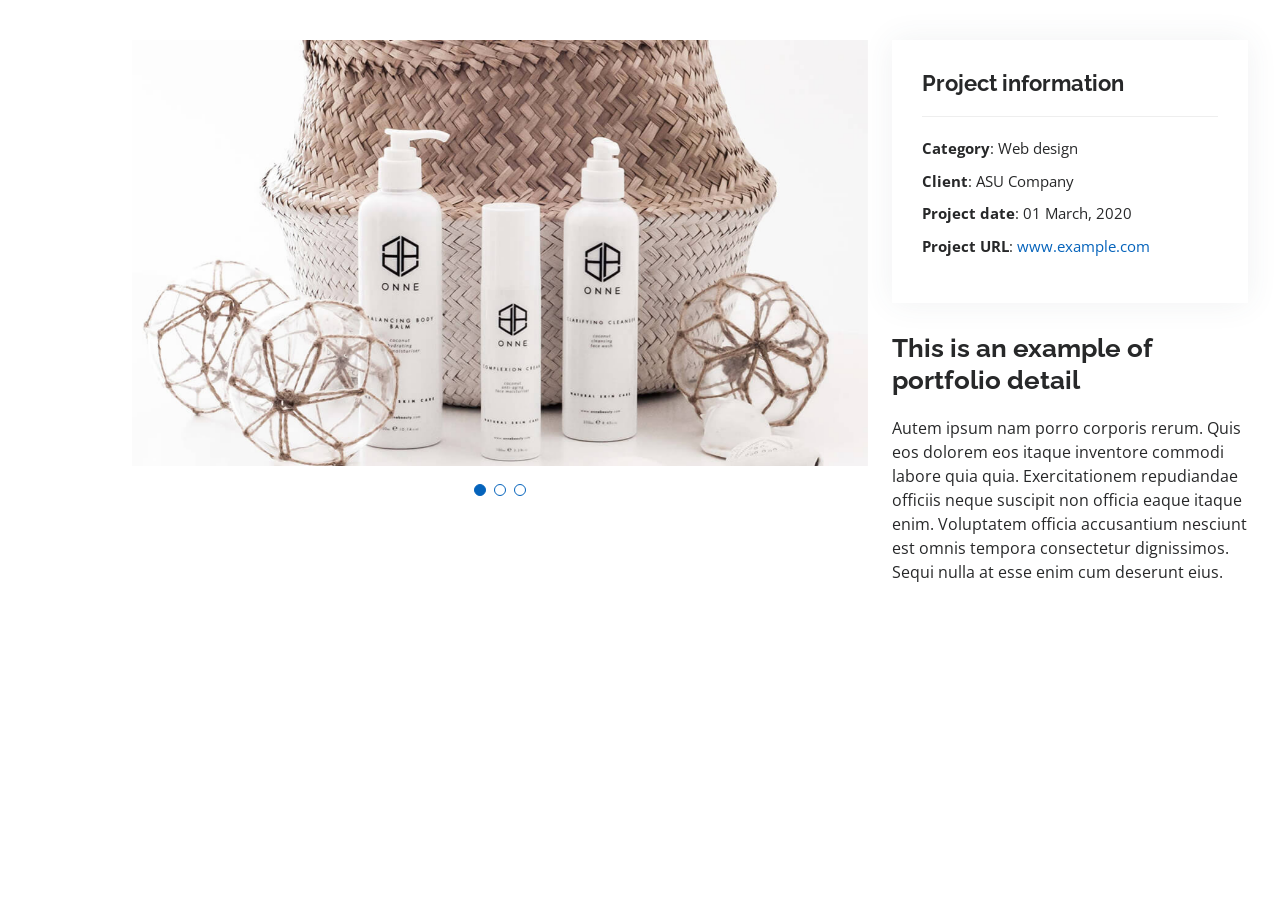
<file: portfolio-details.html>
<!DOCTYPE html>
<html lang="en">

<head>
  <meta charset="utf-8">
  <meta content="width=device-width, initial-scale=1.0" name="viewport">

  <title>Portfolio Details - Personal Bootstrap Template</title>
  <meta content="" name="description">
  <meta content="" name="keywords">

  <!-- Favicons -->
  <link href="assets/img/favicon.png" rel="icon">
  <link href="assets/img/apple-touch-icon.png" rel="apple-touch-icon">

  <!-- Google Fonts -->
  <link href="https://fonts.googleapis.com/css?family=Open+Sans:300,300i,400,400i,600,600i,700,700i|Raleway:300,300i,400,400i,500,500i,600,600i,700,700i|Poppins:300,300i,400,400i,500,500i,600,600i,700,700i" rel="stylesheet">

  <!-- Vendor CSS Files -->
  <link href="assets/vendor/aos/aos.css" rel="stylesheet">
  <link href="assets/vendor/bootstrap/css/bootstrap.min.css" rel="stylesheet">
  <link href="assets/vendor/bootstrap-icons/bootstrap-icons.css" rel="stylesheet">
  <link href="assets/vendor/boxicons/css/boxicons.min.css" rel="stylesheet">
  <link href="assets/vendor/glightbox/css/glightbox.min.css" rel="stylesheet">
  <link href="assets/vendor/swiper/swiper-bundle.min.css" rel="stylesheet">

  <!-- Template Main CSS File -->
  <link href="assets/css/style.css" rel="stylesheet">

  <!-- =======================================================
  * Template Name: MyResume
  * Template URL: https://bootstrapmade.com/free-html-bootstrap-template-my-resume/
  * Updated: Mar 17 2024 with Bootstrap v5.3.3
  * Author: BootstrapMade.com
  * License: https://bootstrapmade.com/license/
  ======================================================== -->
</head>

<body>

  <main id="main">

    <!-- ======= Portfolio Details Section ======= -->
    <section id="portfolio-details" class="portfolio-details">
      <div class="container">

        <div class="row gy-4">

          <div class="col-lg-8">
            <div class="portfolio-details-slider swiper">
              <div class="swiper-wrapper align-items-center">

                <div class="swiper-slide">
                  <img src="assets/img/portfolio/portfolio-details-1.jpg" alt="">
                </div>

                <div class="swiper-slide">
                  <img src="assets/img/portfolio/portfolio-details-2.jpg" alt="">
                </div>

                <div class="swiper-slide">
                  <img src="assets/img/portfolio/portfolio-details-3.jpg" alt="">
                </div>

              </div>
              <div class="swiper-pagination"></div>
            </div>
          </div>

          <div class="col-lg-4">
            <div class="portfolio-info">
              <h3>Project information</h3>
              <ul>
                <li><strong>Category</strong>: Web design</li>
                <li><strong>Client</strong>: ASU Company</li>
                <li><strong>Project date</strong>: 01 March, 2020</li>
                <li><strong>Project URL</strong>: <a href="#">www.example.com</a></li>
              </ul>
            </div>
            <div class="portfolio-description">
              <h2>This is an example of portfolio detail</h2>
              <p>
                Autem ipsum nam porro corporis rerum. Quis eos dolorem eos itaque inventore commodi labore quia quia. Exercitationem repudiandae officiis neque suscipit non officia eaque itaque enim. Voluptatem officia accusantium nesciunt est omnis tempora consectetur dignissimos. Sequi nulla at esse enim cum deserunt eius.
              </p>
            </div>
          </div>

        </div>

      </div>
    </section><!-- End Portfolio Details Section -->

  </main><!-- End #main -->

  <div id="preloader"></div>
  <a href="#" class="back-to-top d-flex align-items-center justify-content-center"><i class="bi bi-arrow-up-short"></i></a>

  <!-- Vendor JS Files -->
  <script src="assets/vendor/purecounter/purecounter_vanilla.js"></script>
  <script src="assets/vendor/aos/aos.js"></script>
  <script src="assets/vendor/bootstrap/js/bootstrap.bundle.min.js"></script>
  <script src="assets/vendor/glightbox/js/glightbox.min.js"></script>
  <script src="assets/vendor/isotope-layout/isotope.pkgd.min.js"></script>
  <script src="assets/vendor/swiper/swiper-bundle.min.js"></script>
  <script src="assets/vendor/typed.js/typed.umd.js"></script>
  <script src="assets/vendor/waypoints/noframework.waypoints.js"></script>
  <script src="assets/vendor/php-email-form/validate.js"></script>

  <!-- Template Main JS File -->
  <script src="assets/js/main.js"></script>

</body>

</html>
</file>
<file: calistenia/styles.css>
:root{--bg:#f3f4f6;--card:#fff;--ink:#111827;--muted:#6b7280;--line:#e5e7eb;--accent:#16a34a;--accent2:#22c55e;--dark:#0f172a}
*{box-sizing:border-box}body{margin:0;font-family:Inter,system-ui,-apple-system,Segoe UI,Roboto,sans-serif;background:var(--bg);color:var(--ink)}
.hero{background:linear-gradient(135deg,#0f172a,#1f2937);color:#fff;padding:48px max(24px,calc((100vw - 1180px)/2));display:flex;justify-content:space-between;gap:30px;align-items:center}.hero h1{font-size:clamp(38px,6vw,72px);margin:6px 0}.hero p{max-width:680px;color:#d1d5db;font-size:18px}.eyebrow{font-size:12px;letter-spacing:.18em;font-weight:800;color:#86efac}.profile-card{display:grid;grid-template-columns:repeat(3,1fr);background:#ffffff10;border:1px solid #ffffff20;border-radius:18px;min-width:340px}.profile-card div{padding:22px;text-align:center;border-right:1px solid #ffffff20}.profile-card div:last-child{border-right:0}.profile-card strong{display:block;font-size:27px}.profile-card span{font-size:12px;color:#d1d5db}
main{max-width:1180px;margin:-28px auto 60px;padding:0 20px}.grid{display:grid;grid-template-columns:repeat(3,1fr);gap:18px}.card{background:var(--card);border-radius:18px;padding:24px;box-shadow:0 8px 30px rgba(15,23,42,.08);border:1px solid #eef0f3}.card h2{margin:0 0 18px}.card-head,.planner-head,.day-actions{display:flex;justify-content:space-between;gap:15px;align-items:center}.badge{font-size:12px;background:#dcfce7;color:#166534;padding:6px 10px;border-radius:999px;font-weight:700}.progress-card{text-align:center}.progress-ring{width:124px;height:124px;border-radius:50%;margin:16px auto;display:grid;place-items:center;background:conic-gradient(var(--accent) 0%,#e5e7eb 0)}.progress-ring:before{content:"";width:92px;height:92px;border-radius:50%;background:#fff;position:absolute}.progress-ring span{position:relative;font-size:24px;font-weight:800}.bar{height:10px;background:#e5e7eb;border-radius:999px;overflow:hidden}.bar span{display:block;height:100%;width:0;background:var(--accent)}.form-grid{display:grid;grid-template-columns:1fr 1fr;gap:12px}label{font-size:13px;font-weight:700}input,select{width:100%;margin-top:7px;border:1px solid var(--line);border-radius:10px;padding:11px;background:#fff}.primary,.secondary,.day-nav button{border:0;border-radius:11px;padding:12px 16px;font-weight:800;cursor:pointer}.primary{background:var(--accent);color:#fff}.secondary{background:#e5e7eb;color:#111827}.muted{color:var(--muted);font-size:14px}.tips ul{padding-left:20px;line-height:1.8}
.planner{margin-top:18px}.planner-head{margin-bottom:22px}.planner-head h2{font-size:34px;margin:4px 0}.day-nav{display:flex;gap:8px;align-items:center}.day-nav button{padding:11px 14px}.day-nav select{margin:0;min-width:120px}.exercise-list{display:grid;gap:12px}.exercise{display:grid;grid-template-columns:auto 1fr auto;gap:14px;align-items:center;border:1px solid var(--line);border-radius:14px;padding:14px}.exercise.done{background:#f0fdf4;border-color:#bbf7d0}.exercise input{width:22px;height:22px;margin:0}.exercise h3{margin:0 0 5px}.exercise p{margin:0;color:var(--muted);font-size:14px}.video-btn{border:1px solid var(--line);background:#fff;border-radius:10px;padding:9px 12px;cursor:pointer}.day-actions{margin-top:20px;justify-content:flex-start}.calendar-section{margin-top:18px}.calendar{display:grid;grid-template-columns:repeat(10,1fr);gap:8px}.day-cell{aspect-ratio:1;border:1px solid var(--line);background:#fff;border-radius:10px;font-weight:800;cursor:pointer}.day-cell.active{outline:3px solid #86efac}.day-cell.done{background:#16a34a;color:white;border-color:#16a34a}
dialog{border:0;border-radius:18px;padding:28px;max-width:700px;width:calc(100% - 24px);box-shadow:0 20px 70px #0005}dialog::backdrop{background:#0008}.close{position:absolute;right:15px;top:12px;border:0;background:none;font-size:30px;cursor:pointer;z-index:2}.video-frame{position:relative;width:100%;aspect-ratio:16/9;border-radius:14px;overflow:hidden;background:#111827;margin:14px 0}.video-frame iframe{position:absolute;inset:0;width:100%;height:100%;border:0}.video-help{color:var(--muted);font-size:13px}.link-button{display:inline-block;text-decoration:none;margin-top:8px}footer{text-align:center;color:var(--muted);padding:30px}
@media(max-width:850px){.hero{flex-direction:column;align-items:flex-start}.profile-card{min-width:0;width:100%}.grid{grid-template-columns:1fr}.calendar{grid-template-columns:repeat(6,1fr)}.planner-head{align-items:flex-start;flex-direction:column}.day-nav{width:100%}.day-nav select{flex:1}}
@media(max-width:520px){.hero{padding-top:32px}.profile-card div{padding:14px 8px}.exercise{grid-template-columns:auto 1fr}.video-btn{grid-column:2}.calendar{grid-template-columns:repeat(5,1fr)}.form-grid{grid-template-columns:1fr}dialog{padding:22px 16px}.video-frame{border-radius:10px}}
</file>
<file: assets/css/style.css>
/**
* Template Name: MyResume
* Template URL: https://bootstrapmade.com/free-html-bootstrap-template-my-resume/
* Updated: Mar 17 2024 with Bootstrap v5.3.3
* Author: BootstrapMade.com
* License: https://bootstrapmade.com/license/
*/

/*--------------------------------------------------------------
# General
--------------------------------------------------------------*/
body {
  font-family: "Open Sans", sans-serif;
  color: #272829;
}

a {
  color: #0563bb;
  text-decoration: none;
}

a:hover {
  color: #067ded;
  text-decoration: none;
}

h1,
h2,
h3,
h4,
h5,
h6 {
  font-family: "Raleway", sans-serif;
}

/*--------------------------------------------------------------
# Back to top button
--------------------------------------------------------------*/
.back-to-top {
  position: fixed;
  visibility: hidden;
  opacity: 0;
  right: 15px;
  bottom: 15px;
  z-index: 996;
  background: #0563bb;
  width: 40px;
  height: 40px;
  border-radius: 50px;
  transition: all 0.4s;
}

.back-to-top i {
  font-size: 28px;
  color: #fff;
  line-height: 0;
}

.back-to-top:hover {
  background: #0678e3;
  color: #fff;
}

.back-to-top.active {
  visibility: visible;
  opacity: 1;
}

/*--------------------------------------------------------------
# Preloader
--------------------------------------------------------------*/
#preloader {
  position: fixed;
  top: 0;
  left: 0;
  right: 0;
  bottom: 0;
  z-index: 9999;
  overflow: hidden;
  background: #fff;
}

#preloader:before {
  content: "";
  position: fixed;
  top: calc(50% - 30px);
  left: calc(50% - 30px);
  border: 6px solid #0563bb;
  border-top-color: #fff;
  border-bottom-color: #fff;
  border-radius: 50%;
  width: 60px;
  height: 60px;
  animation: animate-preloader 1s linear infinite;
}

@keyframes animate-preloader {
  0% {
    transform: rotate(0deg);
  }

  100% {
    transform: rotate(360deg);
  }
}

/*--------------------------------------------------------------
# Disable aos animation delay on mobile devices
--------------------------------------------------------------*/
@media screen and (max-width: 768px) {
  [data-aos-delay] {
    transition-delay: 0 !important;
  }
}

/*--------------------------------------------------------------
# Header
--------------------------------------------------------------*/
#header {
  position: fixed;
  top: 0;
  left: 0;
  bottom: 0;
  z-index: 9997;
  transition: all 0.5s;
  padding: 15px;
  overflow-y: auto;
}

@media (max-width: 991px) {
  #header {
    width: 300px;
    background: #fff;
    border-right: 1px solid #e6e9ec;
    left: -300px;
  }
}

@media (min-width: 991px) {
  #main {
    margin-left: 100px;
  }
}

/*--------------------------------------------------------------
# Navigation Menu
--------------------------------------------------------------*/
/**
* Desktop Navigation 
*/
.nav-menu {
  padding: 0;
  display: block;
}

.nav-menu * {
  margin: 0;
  padding: 0;
  list-style: none;
}

.nav-menu>ul>li {
  position: relative;
  white-space: nowrap;
}

.nav-menu a,
.nav-menu a:focus {
  display: flex;
  align-items: center;
  color: #45505b;
  padding: 10px 18px;
  margin-bottom: 8px;
  transition: 0.3s;
  font-size: 15px;
  border-radius: 50px;
  background: #f2f3f5;
  height: 56px;
  width: 100%;
  overflow: hidden;
  transition: 0.3s;
}

.nav-menu a i,
.nav-menu a:focus i {
  font-size: 20px;
}

.nav-menu a span,
.nav-menu a:focus span {
  padding: 0 5px 0 7px;
  color: #45505b;
}

@media (min-width: 992px) {

  .nav-menu a,
  .nav-menu a:focus {
    width: 56px;
  }

  .nav-menu a span,
  .nav-menu a:focus span {
    display: none;
    color: #fff;
  }
}

.nav-menu a:hover,
.nav-menu .active,
.nav-menu .active:focus,
.nav-menu li:hover>a {
  color: #fff;
  background: #0563bb;
}

.nav-menu a:hover span,
.nav-menu .active span,
.nav-menu .active:focus span,
.nav-menu li:hover>a span {
  color: #fff;
}

.nav-menu a:hover,
.nav-menu li:hover>a {
  width: 100%;
  color: #fff;
}

.nav-menu a:hover span,
.nav-menu li:hover>a span {
  display: block;
}

/**
* Mobile Navigation 
*/
.mobile-nav-toggle {
  position: fixed;
  right: 10px;
  top: 10px;
  z-index: 9998;
  border: 0;
  background: none;
  font-size: 28px;
  transition: all 0.4s;
  outline: none !important;
  line-height: 0;
  cursor: pointer;
  border-radius: 50px;
  padding: 5px;
}

.mobile-nav-toggle i {
  color: #45505b;
}

.mobile-nav-active {
  overflow: hidden;
}

.mobile-nav-active #header {
  left: 0;
}

.mobile-nav-active .mobile-nav-toggle {
  color: #fff;
  background-color: #0563bb;
}

/*--------------------------------------------------------------
# Hero Section
--------------------------------------------------------------*/
#hero {
  width: 100%;
  height: 100vh;
  background: url("../img/hero-bg.jpg") top right no-repeat;
  background-size: cover;
  position: relative;
}

@media (min-width: 992px) {
  #hero {
    padding-left: 160px;
  }
}

#hero:before {
  content: "";
  background: rgba(255, 255, 255, 0.8);
  position: absolute;
  bottom: 0;
  top: 0;
  left: 0;
  right: 0;
}

#hero h1 {
  margin: 0;
  font-size: 64px;
  font-weight: 700;
  line-height: 56px;
  color: #45505b;
}

#hero p {
  color: #45505b;
  margin: 15px 0 0 0;
  font-size: 26px;
  font-family: "Poppins", sans-serif;
}

#hero p span {
  color: #0563bb;
  letter-spacing: 1px;
}

#hero .social-links {
  margin-top: 30px;
}

#hero .social-links a {
  font-size: 24px;
  display: inline-block;
  color: #45505b;
  line-height: 1;
  margin-right: 20px;
  transition: 0.3s;
}

#hero .social-links a:hover {
  color: #0563bb;
}

@media (max-width: 992px) {
  #hero {
    text-align: center;
  }

  #hero h1 {
    font-size: 32px;
    line-height: 36px;
  }

  #hero p {
    margin-top: 10px;
    font-size: 20px;
    line-height: 24px;
  }
}

/*--------------------------------------------------------------
# Sections General
--------------------------------------------------------------*/
section {
  padding: 60px 0;
  overflow: hidden;
}

.section-title {
  text-align: center;
  padding-bottom: 30px;
}

.section-title h2 {
  font-size: 32px;
  font-weight: bold;
  text-transform: uppercase;
  margin-bottom: 20px;
  padding-bottom: 20px;
  position: relative;
  color: #45505b;
}

.section-title h2::before {
  content: "";
  position: absolute;
  display: block;
  width: 120px;
  height: 1px;
  background: #ddd;
  bottom: 1px;
  left: calc(50% - 60px);
}

.section-title h2::after {
  content: "";
  position: absolute;
  display: block;
  width: 40px;
  height: 3px;
  background: #0563bb;
  bottom: 0;
  left: calc(50% - 20px);
}

.section-title p {
  margin-bottom: 0;
}

/*--------------------------------------------------------------
# About
--------------------------------------------------------------*/
.about .content h3 {
  font-weight: 700;
  font-size: 26px;
  color: #728394;
}

.about .content ul {
  list-style: none;
  padding: 0;
}

.about .content ul li {
  margin-bottom: 20px;
  display: flex;
  align-items: center;
}

.about .content ul strong {
  margin-right: 10px;
}

.about .content ul i {
  font-size: 16px;
  margin-right: 5px;
  color: #0563bb;
  line-height: 0;
}

.about .content p:last-child {
  margin-bottom: 0;
}

/*--------------------------------------------------------------
# Facts
--------------------------------------------------------------*/
.facts .count-box {
  padding: 30px 30px 25px 30px;
  margin-top: 30px;
  width: 100%;
  position: relative;
  text-align: center;
  background: #fff;
}

.facts .count-box i {
  position: absolute;
  top: -25px;
  left: 50%;
  transform: translateX(-50%);
  font-size: 24px;
  background: #0563bb;
  color: #fff;
  border-radius: 50px;
  display: inline-flex;
  align-items: center;
  justify-content: center;
  width: 48px;
  height: 48px;
}

.facts .count-box span {
  font-size: 36px;
  display: block;
  font-weight: 600;
  color: #011426;
}

.facts .count-box p {
  padding: 0;
  margin: 0;
  font-family: "Raleway", sans-serif;
  font-size: 14px;
}

/*--------------------------------------------------------------
# Akills
--------------------------------------------------------------*/
.skills .progress {
  height: 60px;
  display: block;
  background: none;
  border-radius: 0;
}

.skills .progress .skill {
  padding: 10px 0;
  margin: 0;
  text-transform: uppercase;
  display: block;
  font-weight: 600;
  font-family: "Poppins", sans-serif;
  color: #45505b;
}

.skills .progress .skill .val {
  float: right;
  font-style: normal;
}

.skills .progress-bar-wrap {
  background: #f2f3f5;
}

.skills .progress-bar {
  width: 1px;
  height: 10px;
  transition: 0.9s;
  background-color: #0563bb;
}

/*--------------------------------------------------------------
# Resume
--------------------------------------------------------------*/
.resume .resume-title {
  font-size: 26px;
  font-weight: 700;
  margin-top: 20px;
  margin-bottom: 20px;
  color: #45505b;
}

.resume .resume-item {
  padding: 0 0 20px 20px;
  margin-top: -2px;
  border-left: 2px solid #0563bb;
  position: relative;
}

.resume .resume-item h4 {
  line-height: 18px;
  font-size: 18px;
  font-weight: 600;
  text-transform: uppercase;
  font-family: "Poppins", sans-serif;
  color: #0563bb;
  margin-bottom: 10px;
}

.resume .resume-item h5 {
  font-size: 16px;
  background: #f7f8f9;
  padding: 5px 15px;
  display: inline-block;
  font-weight: 600;
  margin-bottom: 10px;
}

.resume .resume-item ul {
  padding-left: 20px;
}

.resume .resume-item ul li {
  padding-bottom: 10px;
}

.resume .resume-item:last-child {
  padding-bottom: 0;
}

.resume .resume-item::before {
  content: "";
  position: absolute;
  width: 16px;
  height: 16px;
  border-radius: 50px;
  left: -9px;
  top: 0;
  background: #fff;
  border: 2px solid #0563bb;
}

/*--------------------------------------------------------------
# Portfolio
--------------------------------------------------------------*/
.portfolio .portfolio-item {
  margin-bottom: 30px;
}

.portfolio #portfolio-flters {
  padding: 0;
  margin: 0 auto 25px auto;
  list-style: none;
  text-align: center;
  background: #fff;
  border-radius: 50px;
  padding: 2px 15px;
}

.portfolio #portfolio-flters li {
  cursor: pointer;
  display: inline-block;
  padding: 10px 15px;
  font-size: 14px;
  font-weight: 600;
  line-height: 1;
  text-transform: uppercase;
  color: #272829;
  margin-bottom: 5px;
  transition: all 0.3s ease-in-out;
}

.portfolio #portfolio-flters li:hover,
.portfolio #portfolio-flters li.filter-active {
  color: #0563bb;
}

.portfolio #portfolio-flters li:last-child {
  margin-right: 0;
}

.portfolio .portfolio-wrap {
  transition: 0.3s;
  position: relative;
  overflow: hidden;
  z-index: 1;
  background: rgba(69, 80, 91, 0.8);
}

.portfolio .portfolio-wrap::before {
  content: "";
  background: rgba(255, 255, 255, 0.7);
  position: absolute;
  left: 30px;
  right: 30px;
  top: 30px;
  bottom: 30px;
  transition: all ease-in-out 0.3s;
  z-index: 2;
  opacity: 0;
}

.portfolio .portfolio-wrap .portfolio-info {
  opacity: 0;
  position: absolute;
  top: 0;
  left: 0;
  right: 0;
  bottom: 0;
  text-align: center;
  z-index: 3;
  transition: all ease-in-out 0.3s;
  display: flex;
  flex-direction: column;
  justify-content: center;
  align-items: center;
}

.portfolio .portfolio-wrap .portfolio-info::before {
  display: block;
  content: "";
  width: 48px;
  height: 48px;
  position: absolute;
  top: 35px;
  left: 35px;
  border-top: 3px solid #d7dce1;
  border-left: 3px solid #d7dce1;
  transition: all 0.5s ease 0s;
  z-index: 9994;
}

.portfolio .portfolio-wrap .portfolio-info::after {
  display: block;
  content: "";
  width: 48px;
  height: 48px;
  position: absolute;
  bottom: 35px;
  right: 35px;
  border-bottom: 3px solid #d7dce1;
  border-right: 3px solid #d7dce1;
  transition: all 0.5s ease 0s;
  z-index: 9994;
}

.portfolio .portfolio-wrap .portfolio-info h4 {
  font-size: 20px;
  color: #45505b;
  font-weight: 600;
}

.portfolio .portfolio-wrap .portfolio-info p {
  color: #45505b;
  font-size: 14px;
  text-transform: uppercase;
  padding: 0;
  margin: 0;
}

.portfolio .portfolio-wrap .portfolio-links {
  text-align: center;
  z-index: 4;
}

.portfolio .portfolio-wrap .portfolio-links a {
  color: #45505b;
  margin: 0 2px;
  font-size: 28px;
  display: inline-block;
  transition: 0.3s;
}

.portfolio .portfolio-wrap .portfolio-links a:hover {
  color: #148af9;
}

.portfolio .portfolio-wrap:hover::before {
  top: 0;
  left: 0;
  right: 0;
  bottom: 0;
  opacity: 1;
}

.portfolio .portfolio-wrap:hover .portfolio-info {
  opacity: 1;
}

.portfolio .portfolio-wrap:hover .portfolio-info::before {
  top: 15px;
  left: 15px;
}

.portfolio .portfolio-wrap:hover .portfolio-info::after {
  bottom: 15px;
  right: 15px;
}

/*--------------------------------------------------------------
# Portfolio Details
--------------------------------------------------------------*/
.portfolio-details {
  padding-top: 40px;
}

.portfolio-details .portfolio-details-slider img {
  width: 100%;
}

.portfolio-details .portfolio-details-slider .swiper-pagination {
  margin-top: 20px;
  position: relative;
}

.portfolio-details .portfolio-details-slider .swiper-pagination .swiper-pagination-bullet {
  width: 12px;
  height: 12px;
  background-color: #fff;
  opacity: 1;
  border: 1px solid #0563bb;
}

.portfolio-details .portfolio-details-slider .swiper-pagination .swiper-pagination-bullet-active {
  background-color: #0563bb;
}

.portfolio-details .portfolio-info {
  padding: 30px;
  box-shadow: 0px 0 30px rgba(69, 80, 91, 0.08);
}

.portfolio-details .portfolio-info h3 {
  font-size: 22px;
  font-weight: 700;
  margin-bottom: 20px;
  padding-bottom: 20px;
  border-bottom: 1px solid #eee;
}

.portfolio-details .portfolio-info ul {
  list-style: none;
  padding: 0;
  font-size: 15px;
}

.portfolio-details .portfolio-info ul li+li {
  margin-top: 10px;
}

.portfolio-details .portfolio-description {
  padding-top: 30px;
}

.portfolio-details .portfolio-description h2 {
  font-size: 26px;
  font-weight: 700;
  margin-bottom: 20px;
}

.portfolio-details .portfolio-description p {
  padding: 0;
}

/*--------------------------------------------------------------
# Services
--------------------------------------------------------------*/
.services .icon-box {
  text-align: center;
  padding: 70px 20px 80px 20px;
  transition: all ease-in-out 0.3s;
  background: #fff;
  box-shadow: 0px 5px 90px 0px rgba(110, 123, 131, 0.05);
}

.services .icon-box .icon {
  margin: 0 auto;
  width: 100px;
  height: 100px;
  display: flex;
  align-items: center;
  justify-content: center;
  transition: ease-in-out 0.3s;
  position: relative;
}

.services .icon-box .icon i {
  font-size: 36px;
  transition: 0.5s;
  position: relative;
}

.services .icon-box .icon svg {
  position: absolute;
  top: 0;
  left: 0;
}

.services .icon-box .icon svg path {
  transition: 0.5s;
  fill: #f5f5f5;
}

.services .icon-box h4 {
  font-weight: 600;
  margin: 10px 0 15px 0;
  font-size: 22px;
}

.services .icon-box h4 a {
  color: #45505b;
  transition: ease-in-out 0.3s;
}

.services .icon-box p {
  line-height: 24px;
  font-size: 14px;
  margin-bottom: 0;
}

.services .icon-box:hover {
  border-color: #fff;
  box-shadow: 0px 0 35px 0 rgba(0, 0, 0, 0.08);
}

.services .iconbox-blue i {
  color: #47aeff;
}

.services .iconbox-blue:hover .icon i {
  color: #fff;
}

.services .iconbox-blue:hover .icon path {
  fill: #47aeff;
}

.services .iconbox-orange i {
  color: #ffa76e;
}

.services .iconbox-orange:hover .icon i {
  color: #fff;
}

.services .iconbox-orange:hover .icon path {
  fill: #ffa76e;
}

.services .iconbox-pink i {
  color: #e80368;
}

.services .iconbox-pink:hover .icon i {
  color: #fff;
}

.services .iconbox-pink:hover .icon path {
  fill: #e80368;
}

.services .iconbox-yellow i {
  color: #ffbb2c;
}

.services .iconbox-yellow:hover .icon i {
  color: #fff;
}

.services .iconbox-yellow:hover .icon path {
  fill: #ffbb2c;
}

.services .iconbox-red i {
  color: #ff5828;
}

.services .iconbox-red:hover .icon i {
  color: #fff;
}

.services .iconbox-red:hover .icon path {
  fill: #ff5828;
}

.services .iconbox-teal i {
  color: #11dbcf;
}

.services .iconbox-teal:hover .icon i {
  color: #fff;
}

.services .iconbox-teal:hover .icon path {
  fill: #11dbcf;
}

/*--------------------------------------------------------------
# Testimonials
--------------------------------------------------------------*/
.testimonials .section-header {
  margin-bottom: 40px;
}

.testimonials .testimonials-carousel,
.testimonials .testimonials-slider {
  overflow: hidden;
}

.testimonials .testimonial-item {
  text-align: center;
}

.testimonials .testimonial-item .testimonial-img {
  width: 120px;
  border-radius: 50%;
  border: 4px solid #fff;
  margin: 0 auto;
}

.testimonials .testimonial-item h3 {
  font-size: 20px;
  font-weight: bold;
  margin: 10px 0 5px 0;
  color: #111;
}

.testimonials .testimonial-item h4 {
  font-size: 14px;
  color: #999;
  margin: 0 0 15px 0;
}

.testimonials .testimonial-item .quote-icon-left,
.testimonials .testimonial-item .quote-icon-right {
  color: #90c8fc;
  font-size: 26px;
}

.testimonials .testimonial-item .quote-icon-left {
  display: inline-block;
  left: -5px;
  position: relative;
}

.testimonials .testimonial-item .quote-icon-right {
  display: inline-block;
  right: -5px;
  position: relative;
  top: 10px;
}

.testimonials .testimonial-item p {
  font-style: italic;
  margin: 0 auto 15px auto;
}

.testimonials .swiper-pagination {
  margin-top: 20px;
  position: relative;
}

.testimonials .swiper-pagination .swiper-pagination-bullet {
  width: 12px;
  height: 12px;
  background-color: #fff;
  opacity: 1;
  border: 1px solid #0563bb;
}

.testimonials .swiper-pagination .swiper-pagination-bullet-active {
  background-color: #0563bb;
}

@media (min-width: 992px) {
  .testimonials .testimonial-item p {
    width: 80%;
  }
}

/*--------------------------------------------------------------
# Contact
--------------------------------------------------------------*/
.contact .info {
  width: 100%;
  background: #fff;
}

.contact .info i {
  font-size: 20px;
  color: #0563bb;
  float: left;
  width: 44px;
  height: 44px;
  background: #eef7ff;
  display: flex;
  justify-content: center;
  align-items: center;
  border-radius: 50px;
  transition: all 0.3s ease-in-out;
}

.contact .info h4 {
  padding: 0 0 0 60px;
  font-size: 22px;
  font-weight: 600;
  margin-bottom: 5px;
  color: #45505b;
}

.contact .info p {
  padding: 0 0 0 60px;
  margin-bottom: 0;
  font-size: 14px;
  color: #728394;
}

.contact .info .email,
.contact .info .phone {
  margin-top: 40px;
}

.contact .info .email:hover i,
.contact .info .address:hover i,
.contact .info .phone:hover i {
  background: #0563bb;
  color: #fff;
}

.contact .php-email-form {
  width: 100%;
  background: #fff;
}

.contact .php-email-form .form-group {
  padding-bottom: 8px;
}

.contact .php-email-form .error-message {
  display: none;
  color: #fff;
  background: #ed3c0d;
  text-align: left;
  padding: 15px;
  font-weight: 600;
}

.contact .php-email-form .error-message br+br {
  margin-top: 25px;
}

.contact .php-email-form .sent-message {
  display: none;
  color: #fff;
  background: #18d26e;
  text-align: center;
  padding: 15px;
  font-weight: 600;
}

.contact .php-email-form .loading {
  display: none;
  background: #fff;
  text-align: center;
  padding: 15px;
}

.contact .php-email-form .loading:before {
  content: "";
  display: inline-block;
  border-radius: 50%;
  width: 24px;
  height: 24px;
  margin: 0 10px -6px 0;
  border: 3px solid #18d26e;
  border-top-color: #eee;
  animation: animate-loading 1s linear infinite;
}

.contact .php-email-form input,
.contact .php-email-form textarea {
  border-radius: 4px;
  box-shadow: none;
  font-size: 14px;
}

.contact .php-email-form input[type=text],
.contact .php-email-form input[type=email] {
  height: 44px;
}

.contact .php-email-form textarea {
  padding: 10px 12px;
}

.contact .php-email-form button[type=submit] {
  background: #0563bb;
  border: 0;
  padding: 10px 35px;
  color: #fff;
  transition: 0.4s;
  border-radius: 50px;
}

.contact .php-email-form button[type=submit]:hover {
  background: #0678e3;
}

@keyframes animate-loading {
  0% {
    transform: rotate(0deg);
  }

  100% {
    transform: rotate(360deg);
  }
}

/*--------------------------------------------------------------
# Footer
--------------------------------------------------------------*/
#footer {
  background: #f7f8f9;
  color: #45505b;
  font-size: 14px;
  text-align: center;
  padding: 30px 0;
}

#footer h3 {
  font-size: 36px;
  font-weight: 700;
  position: relative;
  font-family: "Poppins", sans-serif;
  padding: 0;
  margin: 0 0 15px 0;
}

#footer p {
  font-size: 15;
  font-style: italic;
  padding: 0;
  margin: 0 0 40px 0;
}

#footer .social-links {
  margin: 0 0 40px 0;
}

#footer .social-links a {
  font-size: 18px;
  display: inline-block;
  background: #0563bb;
  color: #fff;
  line-height: 1;
  padding: 8px 0;
  margin-right: 4px;
  border-radius: 50%;
  text-align: center;
  width: 36px;
  height: 36px;
  transition: 0.3s;
}

#footer .social-links a:hover {
  background: #0678e3;
  color: #fff;
  text-decoration: none;
}

#footer .copyright {
  margin: 0 0 5px 0;
}

#footer .credits {
  font-size: 13px;
}
</file>
